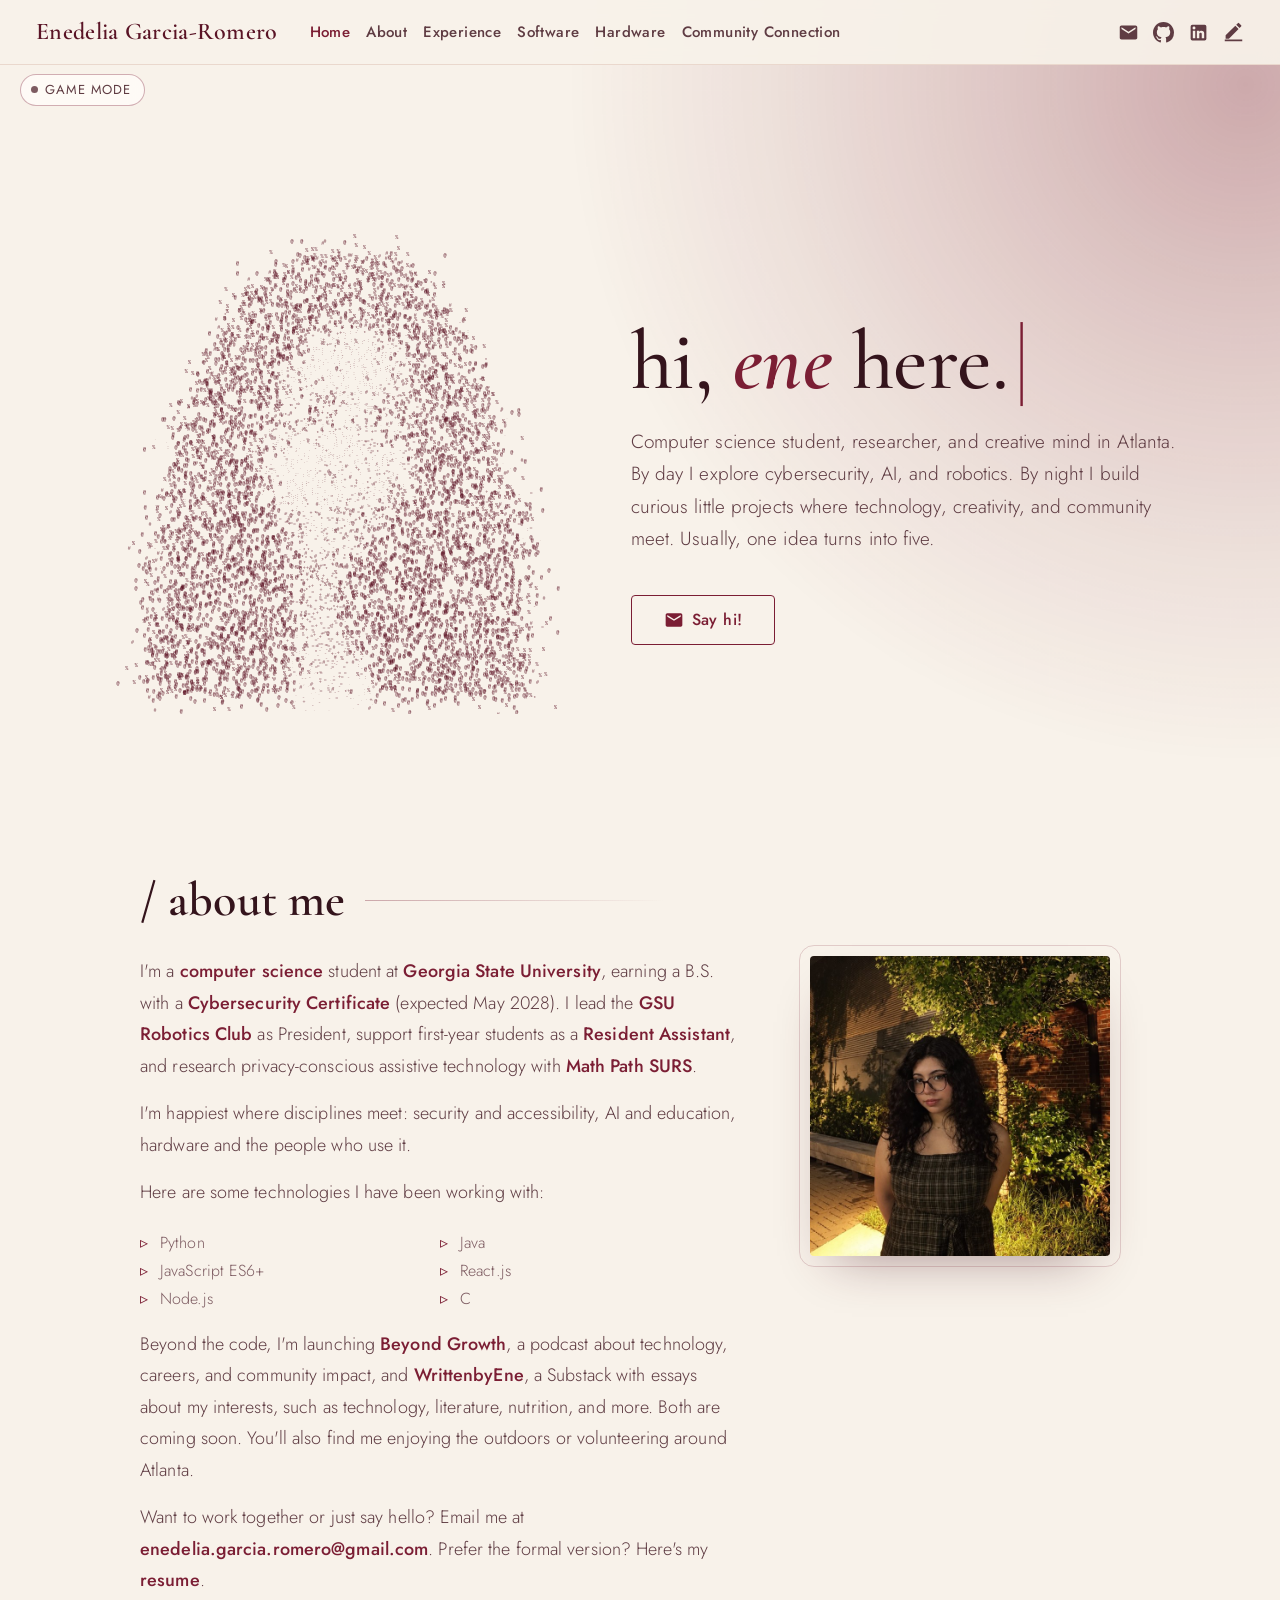
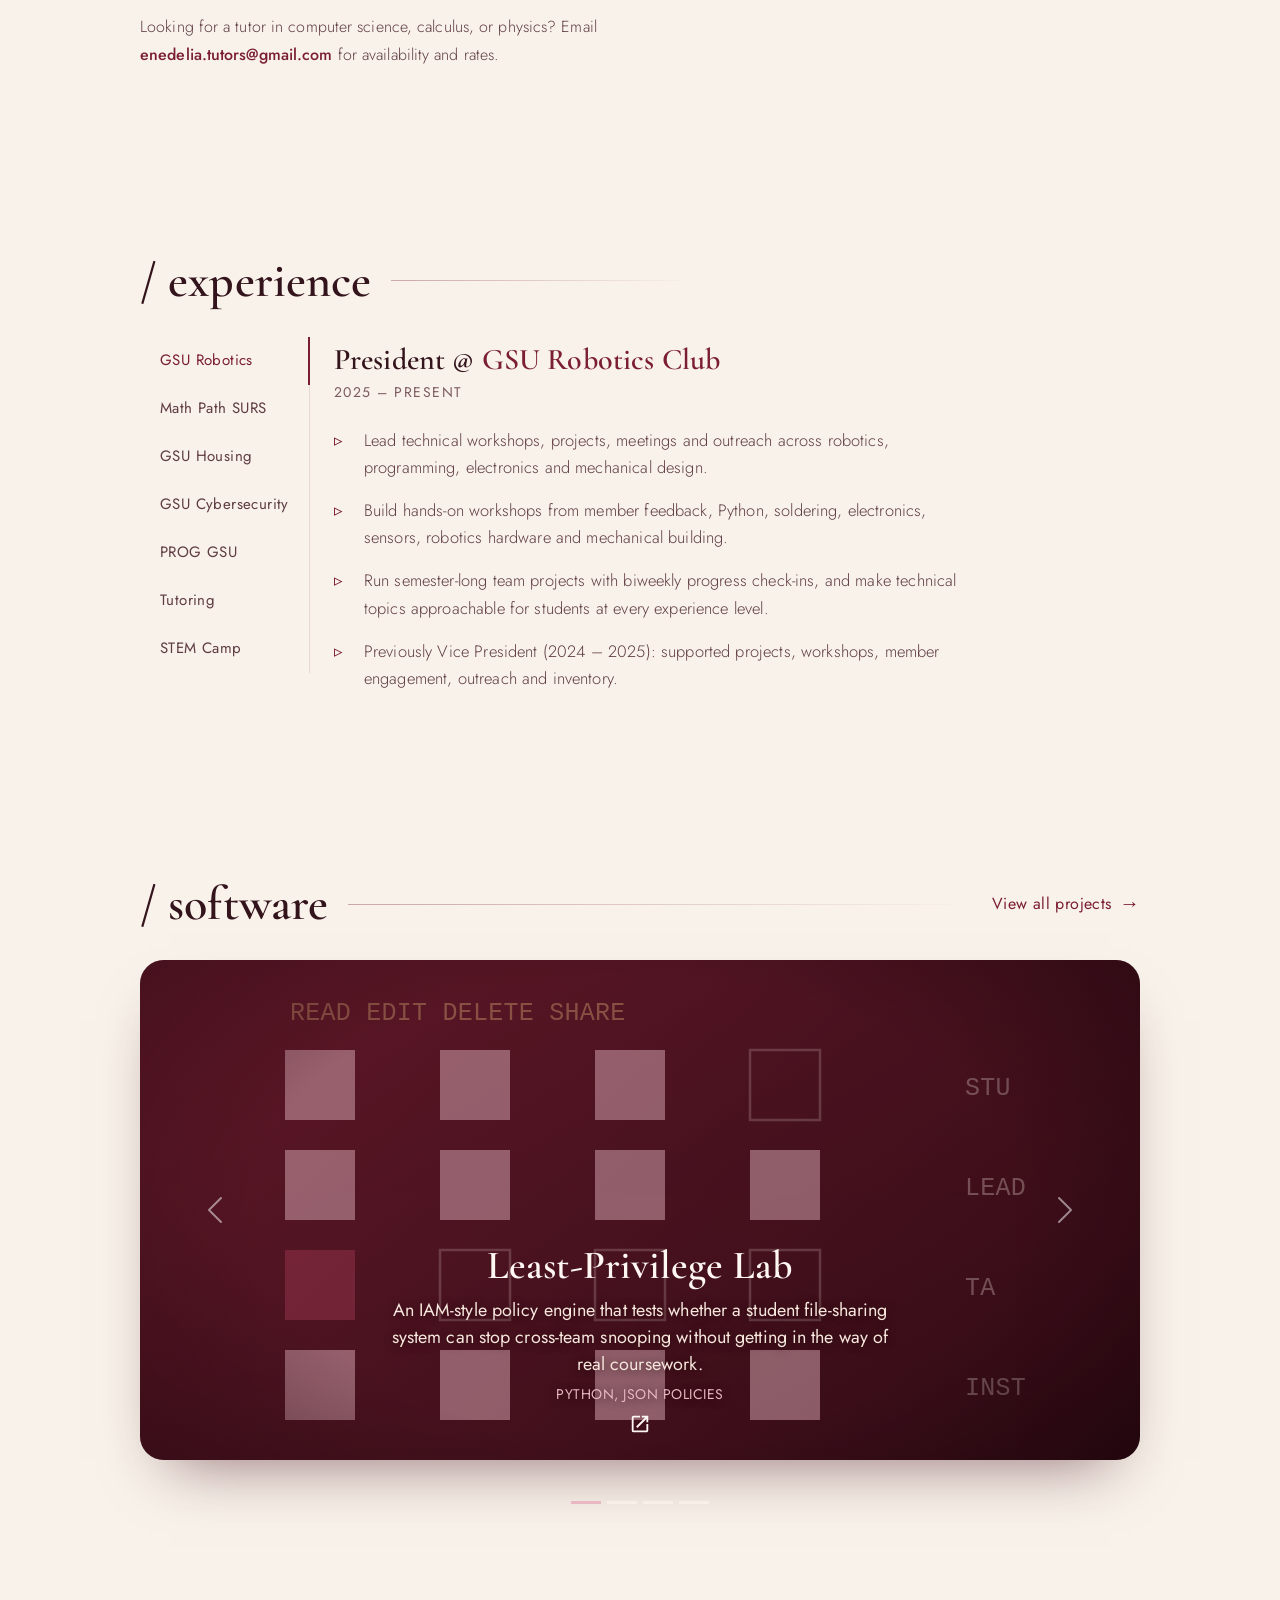
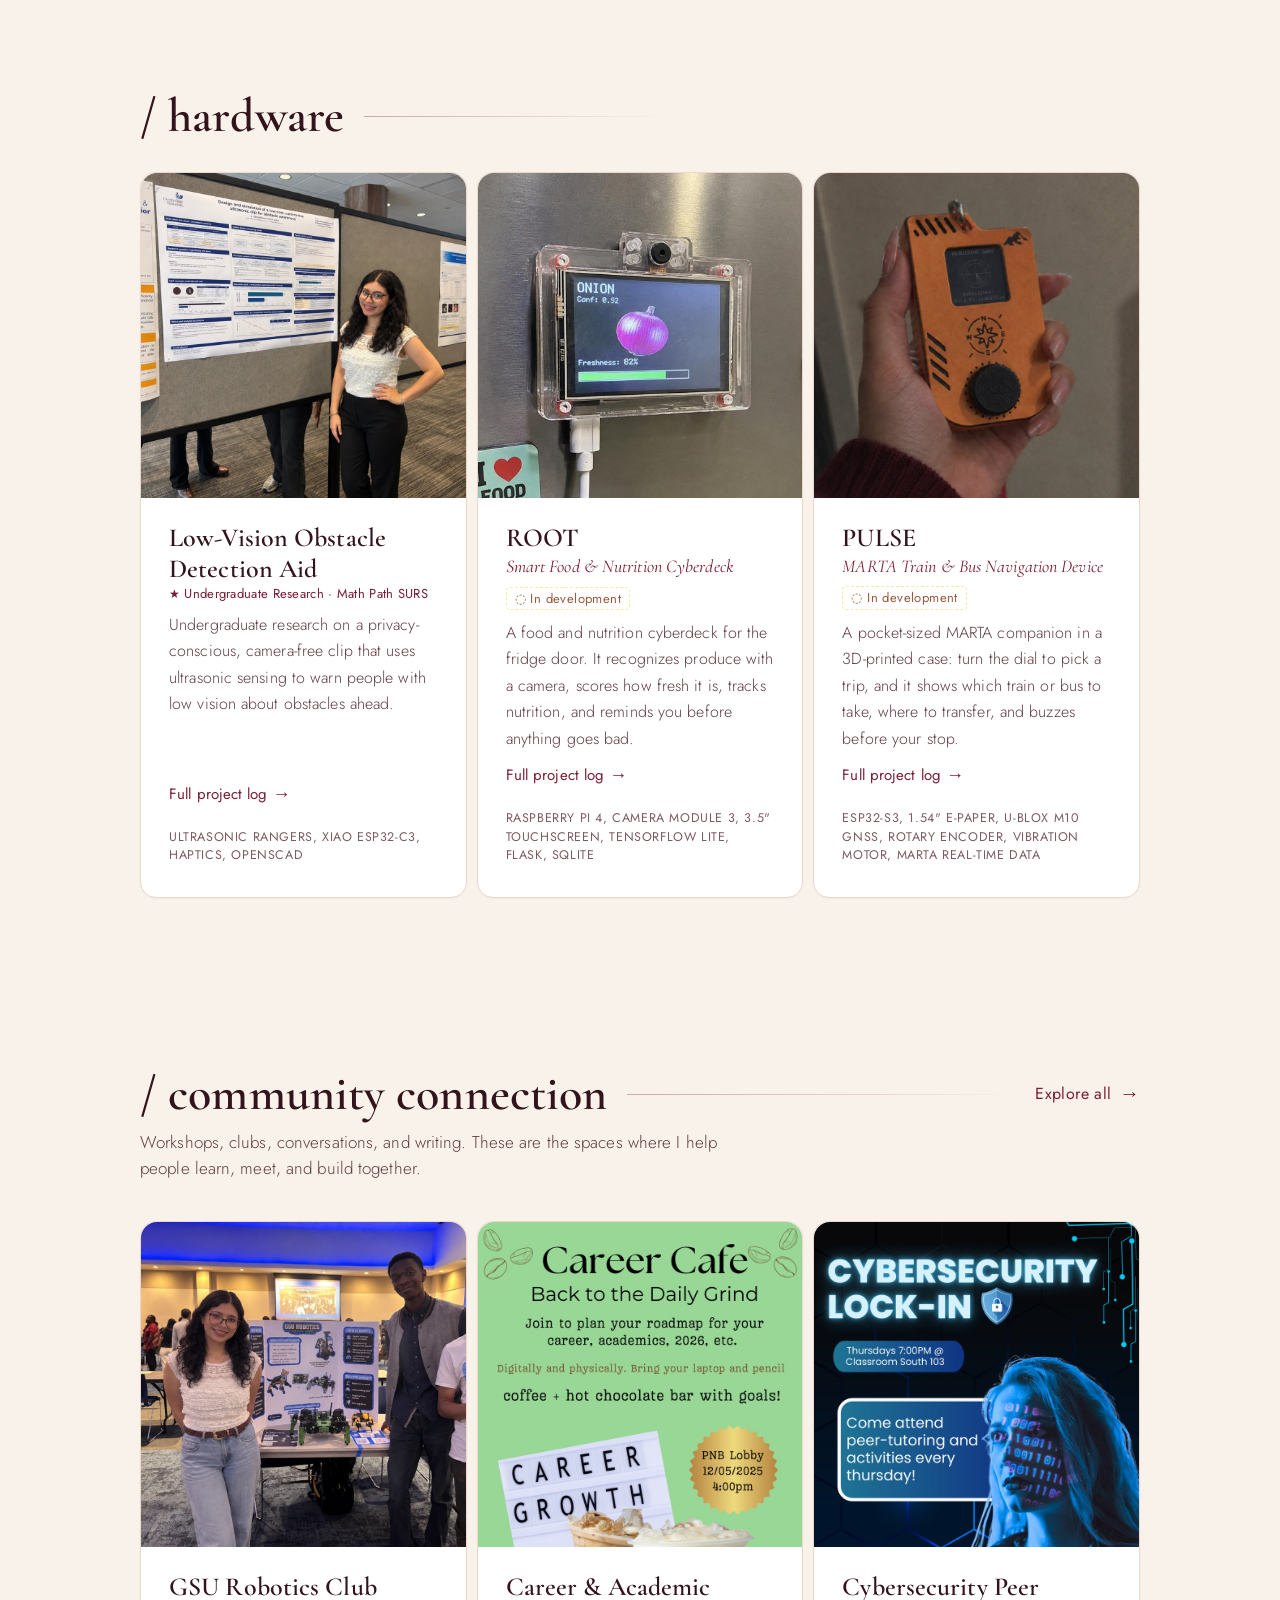
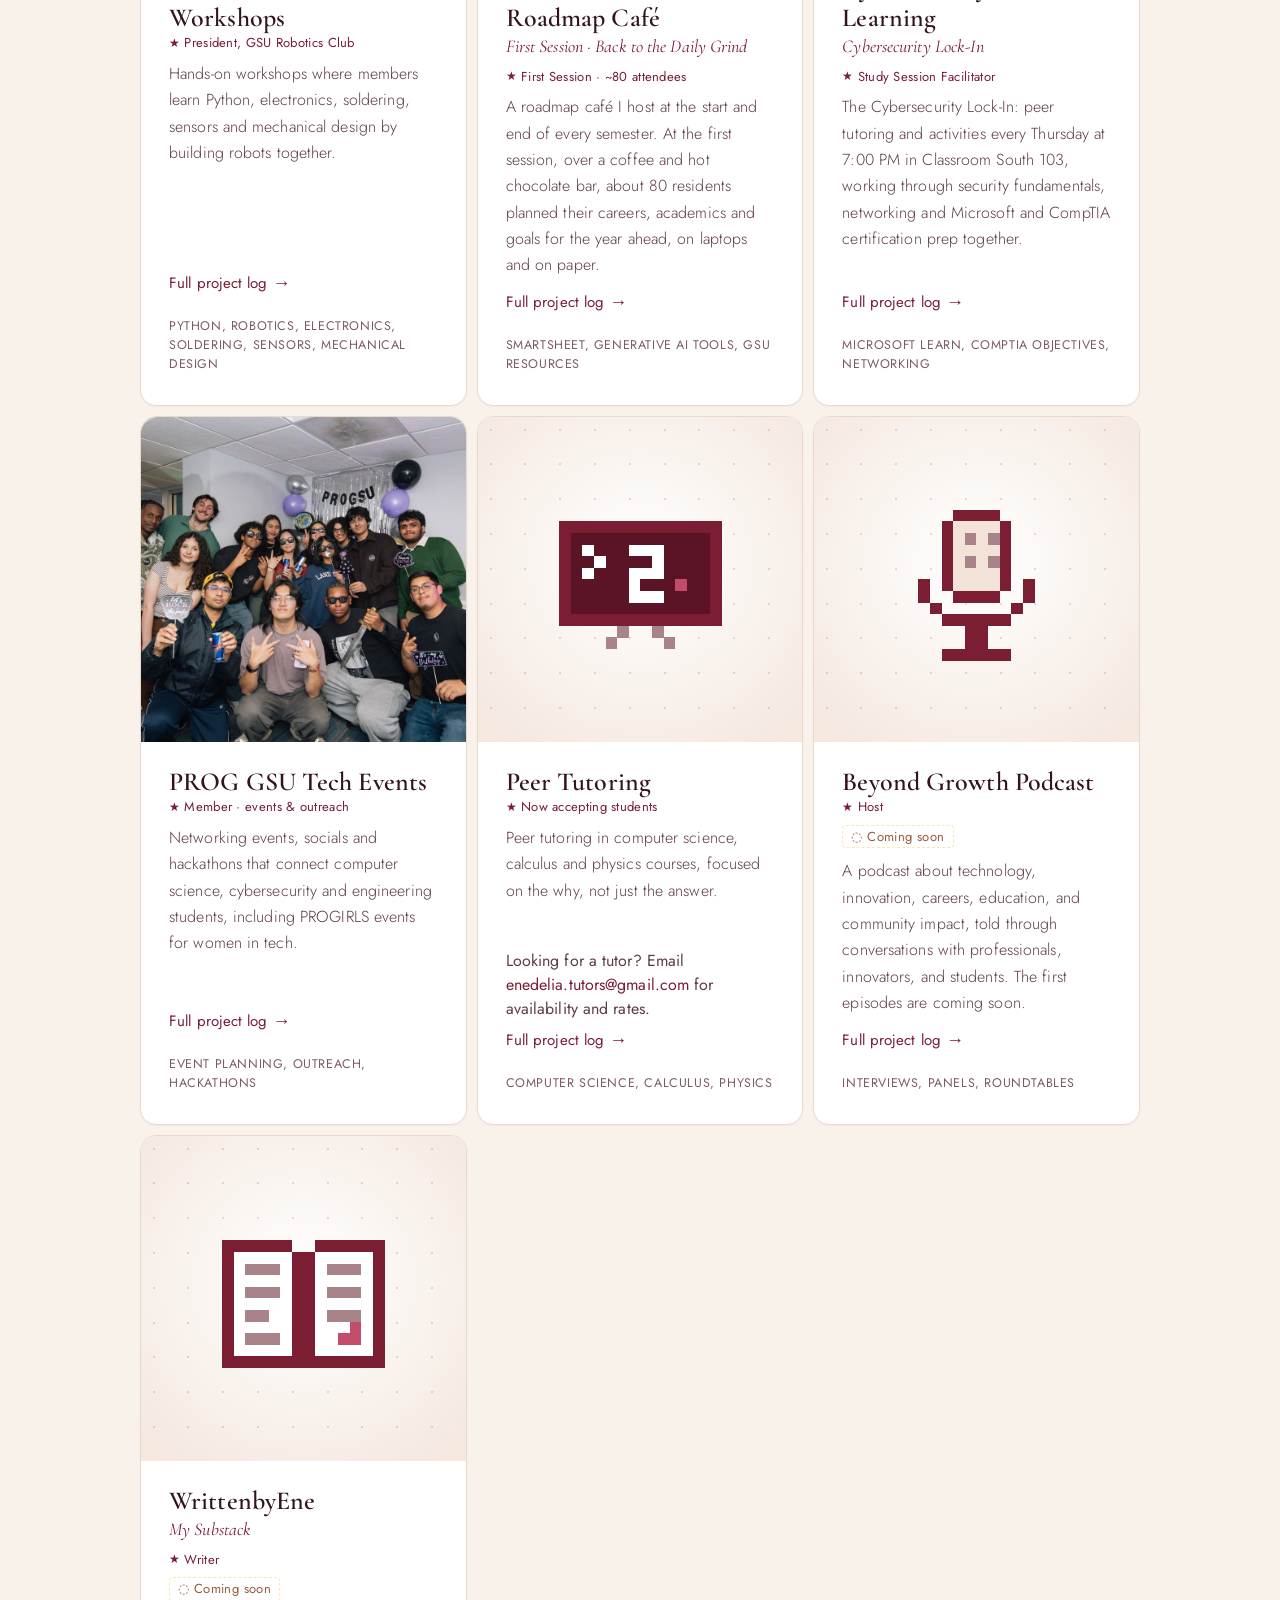
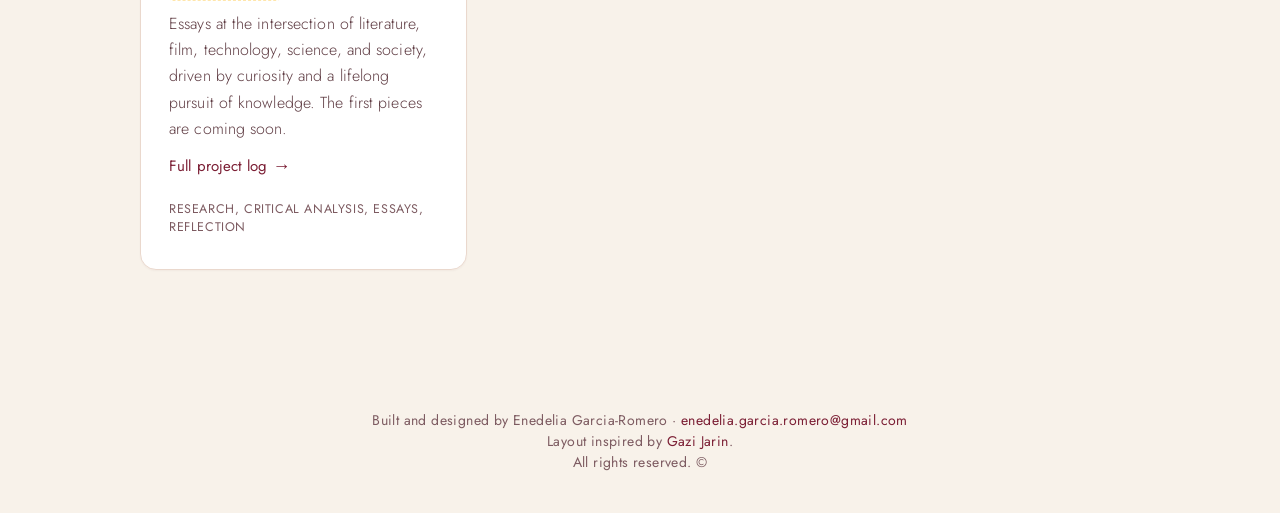
<file: index.html>
<!doctype html>
<html lang="en">
<head>
  <meta charset="utf-8">
  <meta name="viewport" content="width=device-width, initial-scale=1">
  <title>Enedelia Garcia-Romero</title>
  <meta name="description" content="Enedelia Garcia-Romero: computer science student, researcher and creative mind in Atlanta. Cybersecurity, AI, robotics and community.">
  <meta name="theme-color" content="#f8f2ea">
  <meta property="og:title" content="Enedelia Garcia-Romero">
  <meta property="og:description" content="Computer science student, researcher and creative mind in Atlanta.">
  <meta property="og:image" content="assets/img/headshot.jpg">
  <link rel="icon" href="data:image/svg+xml,%3Csvg xmlns='http://www.w3.org/2000/svg' viewBox='0 0 64 64'%3E%3Crect width='64' height='64' rx='14' fill='%237b1e34'/%3E%3Ctext x='32' y='45' font-family='Arial' font-weight='700' font-size='34' text-anchor='middle' fill='%23f8f2ea'%3Ee%3C/text%3E%3C/svg%3E">
  <link rel="preconnect" href="https://fonts.googleapis.com">
  <link rel="preconnect" href="https://fonts.gstatic.com" crossorigin>
  <link rel="stylesheet" href="https://fonts.googleapis.com/css2?family=Cormorant+Garamond:ital,wght@0,400;0,500;0,600;0,700;1,500;1,600&family=Jost:wght@300;400;500;600&display=swap">
  <link rel="stylesheet" href="assets/css/site.css?v=39">
</head>
<body data-page="home">
<div class="bg-glow" aria-hidden="true"><span class="glow"></span></div>
<a class="skip" href="#content">Skip to content</a>

<nav class="navbar" id="nav" aria-label="Main">
  <div class="navbar__inner">
    <a class="navbar__brand" href="#intro">Enedelia Garcia-Romero</a>
    <ul class="navbar__links">
      <li><a href="#intro">Home</a></li>
      <li><a href="#about">About</a></li>
      <li><a href="#experience">Experience</a></li>
      <li><a href="#projects">Software</a></li>
      <li><a href="#hardware-projects">Hardware</a></li>
      <li><a href="#community">Community Connection</a></li>
    </ul>
    <div class="navbar__icons" data-icons></div>
    <button class="navbar__toggle" aria-label="Menu" aria-expanded="false"><span></span><span></span><span></span></button>
  </div>
</nav>

<div class="game-toggle" id="game-toggle">
  <button class="game-btn" id="game-btn" type="button" aria-pressed="false"><span class="game-dot"></span>Game mode</button>
  <button class="game-info-btn" id="game-info-btn" type="button" aria-label="How to play" aria-expanded="false">i</button>
  <div class="game-info" id="game-info" hidden>
    <h4>How to play</h4>
    <p><span class="game-key">← →</span> move</p>
    <p><span class="game-key">space</span> jump, tap again in the air to float</p>
    <p><span class="game-key">↓</span> drop down</p>
    <p><span class="game-key">esc</span> exit</p>
    <span class="goal">Help the space hamster collect all 5 stars hidden down the page.</span>
  </div>
</div>
<div class="cell-counter" aria-live="polite"><i></i><span id="cell-count">0 / 5</span></div>
<canvas class="game-canvas" id="game-canvas" aria-hidden="true"></canvas>
<div class="game-status" id="game-status" hidden role="dialog" aria-label="Game finished">
  <h3>All stars collected!</h3>
  <p>The space hamster made it to the moon and back. Thanks for exploring.</p>
  <button type="button" id="game-again">Play again</button>
</div>

<div class="App">
<main id="content">

  <div id="intro">
    <div class="intro-simulation">
      <canvas class="simulation-container" id="portrait-canvas" role="img" aria-label="ASCII portrait of Enedelia Garcia-Romero. Move the cursor across it and the characters scatter."></canvas>
    </div>
    <div class="intro-block">
      <h1 class="intro-title" aria-label="hi, ene here."><span aria-hidden="true">hi, <span class="intro-name" id="intro-name">ene</span> here.<span class="intro-cursor">|</span></span></h1>
      <div class="fade-in-section">
        <div class="intro-desc">Computer science student, researcher, and creative mind in Atlanta. By day I explore cybersecurity, AI, and robotics. By night I build curious little projects where technology, creativity, and community meet. Usually, one idea turns into five.</div>
        <a class="intro-contact" data-email href="#"><svg viewBox="0 0 24 24" fill="currentColor" aria-hidden="true"><path d="M20 4H4c-1.1 0-2 .9-2 2v12c0 1.1.9 2 2 2h16c1.1 0 2-.9 2-2V6c0-1.1-.9-2-2-2zm0 4l-8 5-8-5V6l8 5 8-5v2z"/></svg>Say hi!</a>
      </div>
    </div>
  </div>

  <section class="section" id="about">
    <div class="section-header fade-in-section"><h2 class="section-title">/ about me</h2></div>
    <div class="about-content">
      <div class="about-description fade-in-section">
        <p>I'm a <b>computer science</b> student at <b>Georgia State University</b>, earning a B.S. with a <b>Cybersecurity Certificate</b> (<span data-grad>expected May 2028</span>). I lead the <b>GSU Robotics Club</b> as President, support first-year students as a <b>Resident Assistant</b>, and research privacy-conscious assistive technology with <b>Math Path SURS</b>.</p>
        <p>I'm happiest where disciplines meet: security and accessibility, AI and education, hardware and the people who use it.</p>
        <p>Here are some technologies I have been working with:</p>
        <ul><li>Python</li><li>Java</li><li>JavaScript ES6+</li><li>React.js</li><li>Node.js</li><li>C</li></ul>
        <p>Beyond the code, I'm launching <a data-link="podcast" href="#" target="_blank" rel="noopener">Beyond Growth</a>, a podcast about technology, careers, and community impact, and <a data-link="blog" href="#" target="_blank" rel="noopener">WrittenbyEne</a>, a Substack with essays about my interests, such as technology, literature, nutrition, and more. Both are coming soon. You'll also find me enjoying the outdoors or volunteering around Atlanta.</p>
        <p>Want to work together or just say hello? Email me at <a data-email data-email-text href="#">enedelia.garcia.romero@gmail.com</a>. Prefer the formal version? Here's my <a href="resume.html">resume</a>.</p>
        <p class="about-tutor">Looking for a tutor in computer science, calculus, or physics? Email <a data-tutor-email href="#">enedelia.tutors@gmail.com</a> for availability and rates.</p>
      </div>
      <div class="about-image fade-in-section"><img src="assets/img/about.jpg" alt="Enedelia Garcia-Romero outside at night under a tree"></div>
    </div>
  </section>

  <section class="section" id="experience">
    <div class="section-header fade-in-section"><h2 class="section-title">/ experience</h2></div>
    <div class="tabs fade-in-section">
      <div class="tabs__list" id="tabs-list" role="tablist" aria-label="Experience" aria-orientation="vertical"><span class="tabs__indicator" id="tabs-indicator"></span></div>
      <div class="tabs__panels" id="tabs-panels"></div>
    </div>
  </section>

  <section class="section" id="projects">
    <div class="section-header has-link fade-in-section"><h2 class="section-title">/ software</h2><a class="explore-link" href="projects.html">View all projects</a></div>
    <div class="carousel fade-in-section" id="carousel" aria-roledescription="carousel" aria-label="Spotlight projects">
      <div class="carousel-inner" id="carousel-inner"></div>
      <button class="carousel-control carousel-control--prev" type="button" aria-label="Previous"><svg viewBox="0 0 16 16" fill="currentColor" aria-hidden="true"><path d="M11.354 1.646a.5.5 0 0 1 0 .708L5.707 8l5.647 5.646a.5.5 0 0 1-.708.708l-6-6a.5.5 0 0 1 0-.708l6-6a.5.5 0 0 1 .708 0"/></svg></button>
      <button class="carousel-control carousel-control--next" type="button" aria-label="Next"><svg viewBox="0 0 16 16" fill="currentColor" aria-hidden="true"><path d="M4.646 1.646a.5.5 0 0 1 .708 0l6 6a.5.5 0 0 1 0 .708l-6 6a.5.5 0 0 1-.708-.708L10.293 8 4.646 2.354a.5.5 0 0 1 0-.708"/></svg></button>
      <div class="carousel-indicators" id="carousel-indicators"></div>
    </div>
    <div class="projects-grid" id="project-grid"></div>
  </section>

  <section class="section" id="hardware-projects">
    <div class="section-header fade-in-section"><h2 class="section-title">/ hardware</h2></div>
    <div class="projects-grid" id="hardware-grid"></div>
  </section>

  <section class="section" id="community">
    <div class="section-header has-link fade-in-section"><h2 class="section-title">/ community connection</h2><a class="explore-link" href="projects.html#community">Explore all</a></div>
    <p class="art-description fade-in-section">Workshops, clubs, conversations, and writing. These are the spaces where I help people learn, meet, and build together.</p>
    <div class="projects-grid" id="community-grid"></div>
  </section>

  <div id="credits">
    <div class="ending-credits fade-in-section">
      <div>Built and designed by Enedelia Garcia-Romero · <a data-email data-email-text href="#">enedelia.garcia.romero@gmail.com</a></div>
      <div>Layout inspired by <a href="https://www.gazijarin.com/" target="_blank" rel="noopener">Gazi Jarin</a>.</div>
      <div>All rights reserved. ©</div>
    </div>
  </div>
</main>
</div>

<div class="lightbox" id="lightbox" hidden role="dialog" aria-modal="true" aria-label="Image viewer">
  <button class="lightbox__close" type="button">Close ✕</button>
  <div><img alt=""><p></p></div>
</div>

<script src="assets/js/content.js?v=39"></script>
<script src="assets/js/portrait-data.js?v=39"></script>
<script src="assets/js/portrait.js?v=39"></script>
<script src="assets/js/site.js?v=39"></script>
<script src="assets/js/game.js?v=39"></script>
</body>
</html>
</file>
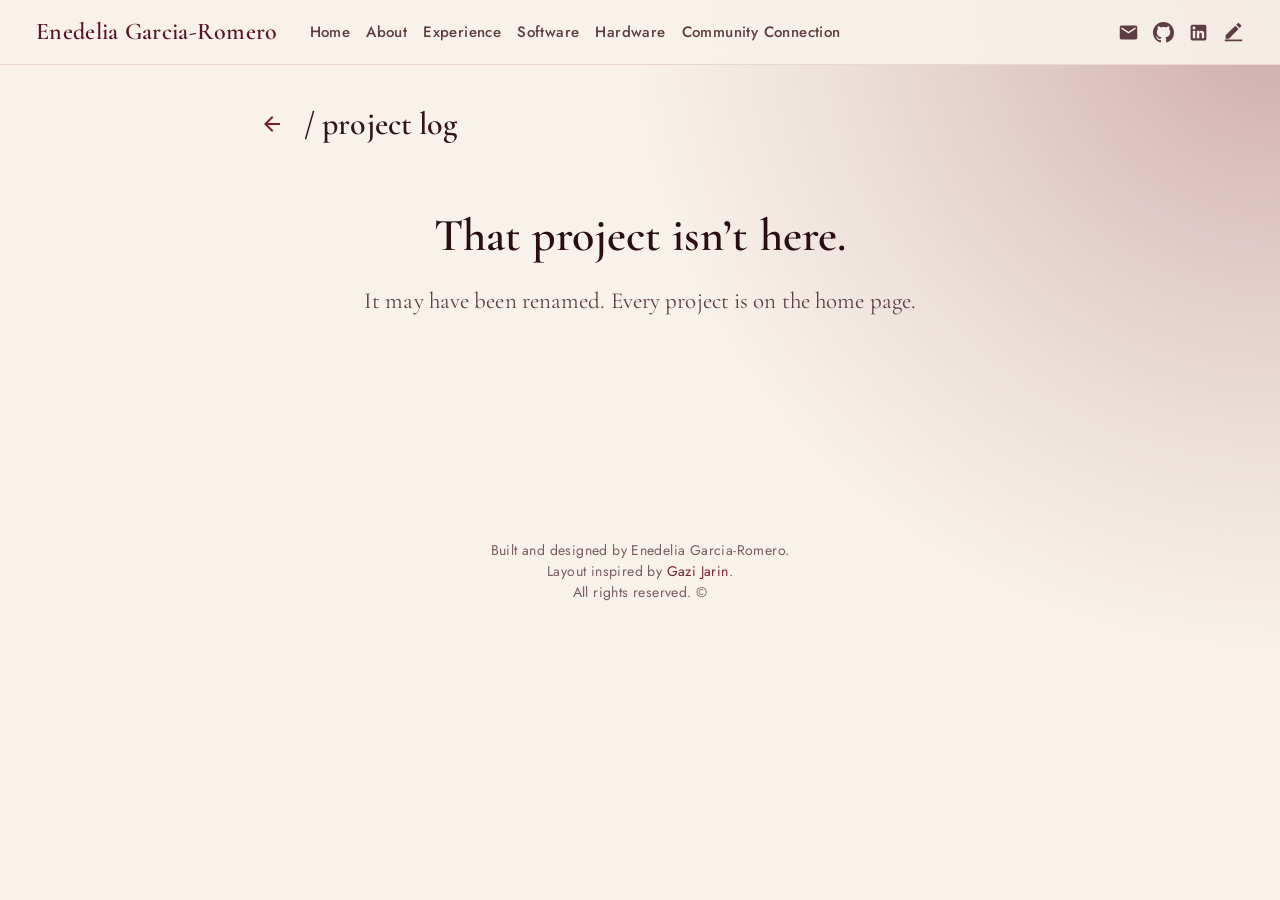
<file: project.html>
<!doctype html>
<html lang="en">
<head>
  <meta charset="utf-8">
  <meta name="viewport" content="width=device-width, initial-scale=1">
  <title>Project log · Enedelia Garcia-Romero</title>
  <meta name="description" content="Project log by Enedelia Garcia-Romero.">
  <meta name="theme-color" content="#f8f2ea">
  <link rel="icon" href="data:image/svg+xml,%3Csvg xmlns='http://www.w3.org/2000/svg' viewBox='0 0 64 64'%3E%3Crect width='64' height='64' rx='14' fill='%237b1e34'/%3E%3Ctext x='32' y='45' font-family='Arial' font-weight='700' font-size='34' text-anchor='middle' fill='%23f8f2ea'%3Ee%3C/text%3E%3C/svg%3E">
  <link rel="preconnect" href="https://fonts.googleapis.com">
  <link rel="preconnect" href="https://fonts.gstatic.com" crossorigin>
  <link rel="stylesheet" href="https://fonts.googleapis.com/css2?family=Cormorant+Garamond:ital,wght@0,400;0,500;0,600;0,700;1,500;1,600&family=Jost:wght@300;400;500;600&display=swap">
  <link rel="stylesheet" href="assets/css/site.css?v=39">
</head>
<body data-page="project">
<div class="bg-glow" aria-hidden="true"><span class="glow"></span></div>
<a class="skip" href="#content">Skip to content</a>
<nav class="navbar" id="nav" aria-label="Main">
  <div class="navbar__inner">
    <a class="navbar__brand" href="index.html">Enedelia Garcia-Romero</a>
    <ul class="navbar__links">
      <li><a href="index.html#intro">Home</a></li>
      <li><a href="index.html#about">About</a></li>
      <li><a href="index.html#experience">Experience</a></li>
      <li><a href="index.html#projects">Software</a></li>
      <li><a href="index.html#hardware-projects">Hardware</a></li>
      <li><a href="index.html#community">Community Connection</a></li>
    </ul>
    <div class="navbar__icons" data-icons></div>
    <button class="navbar__toggle" aria-label="Menu" aria-expanded="false"><span></span><span></span><span></span></button>
  </div>
</nav>
<main id="content" class="project-log-page"></main>
<div id="credits"><div class="ending-credits"><div>Built and designed by Enedelia Garcia-Romero.</div><div>Layout inspired by <a href="https://www.gazijarin.com/" target="_blank" rel="noopener">Gazi Jarin</a>.</div><div>All rights reserved. ©</div></div></div>
<div class="lightbox" id="lightbox" hidden role="dialog" aria-modal="true" aria-label="Image viewer">
  <button class="lightbox__close" type="button">Close ✕</button>
  <div><img alt=""><p></p></div>
</div>
<script src="assets/js/content.js?v=39"></script>
<script src="assets/js/site.js?v=39"></script>
<script src="assets/js/project.js?v=39"></script>
</body>
</html>
</file>
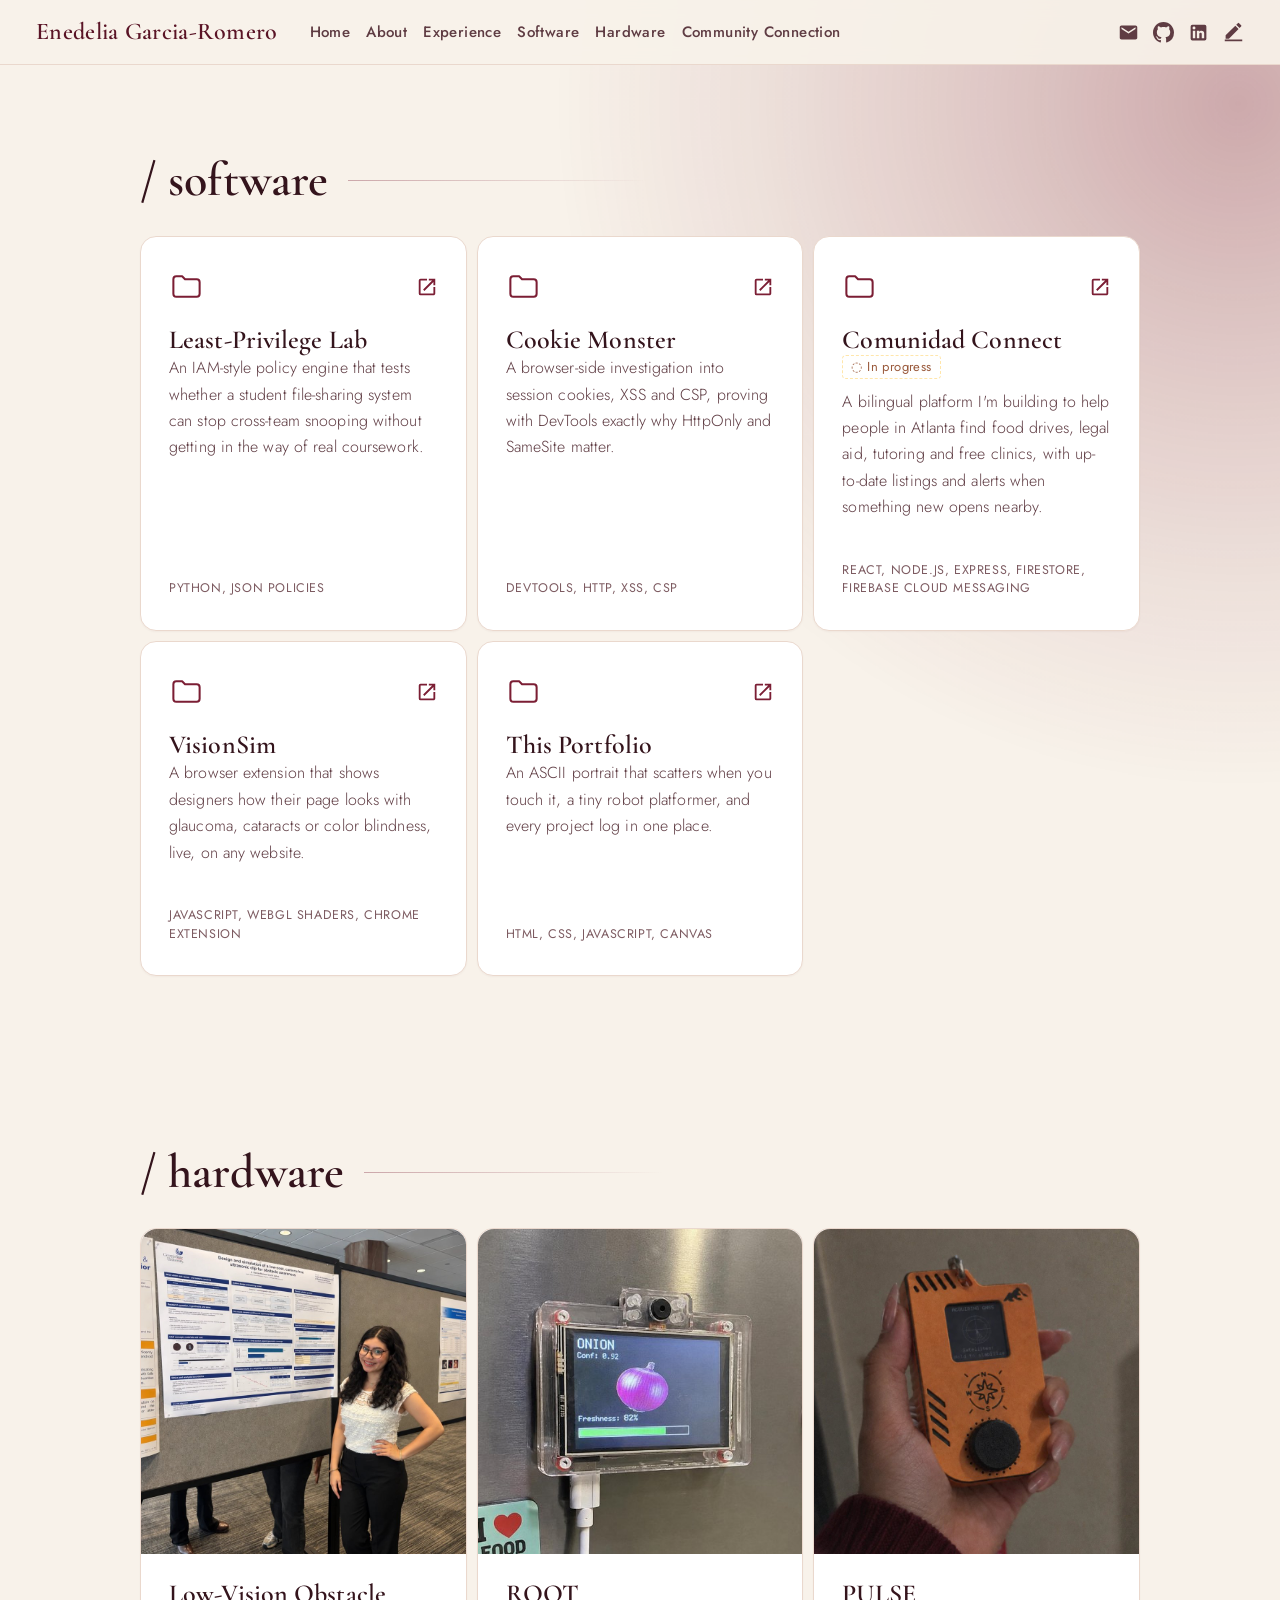
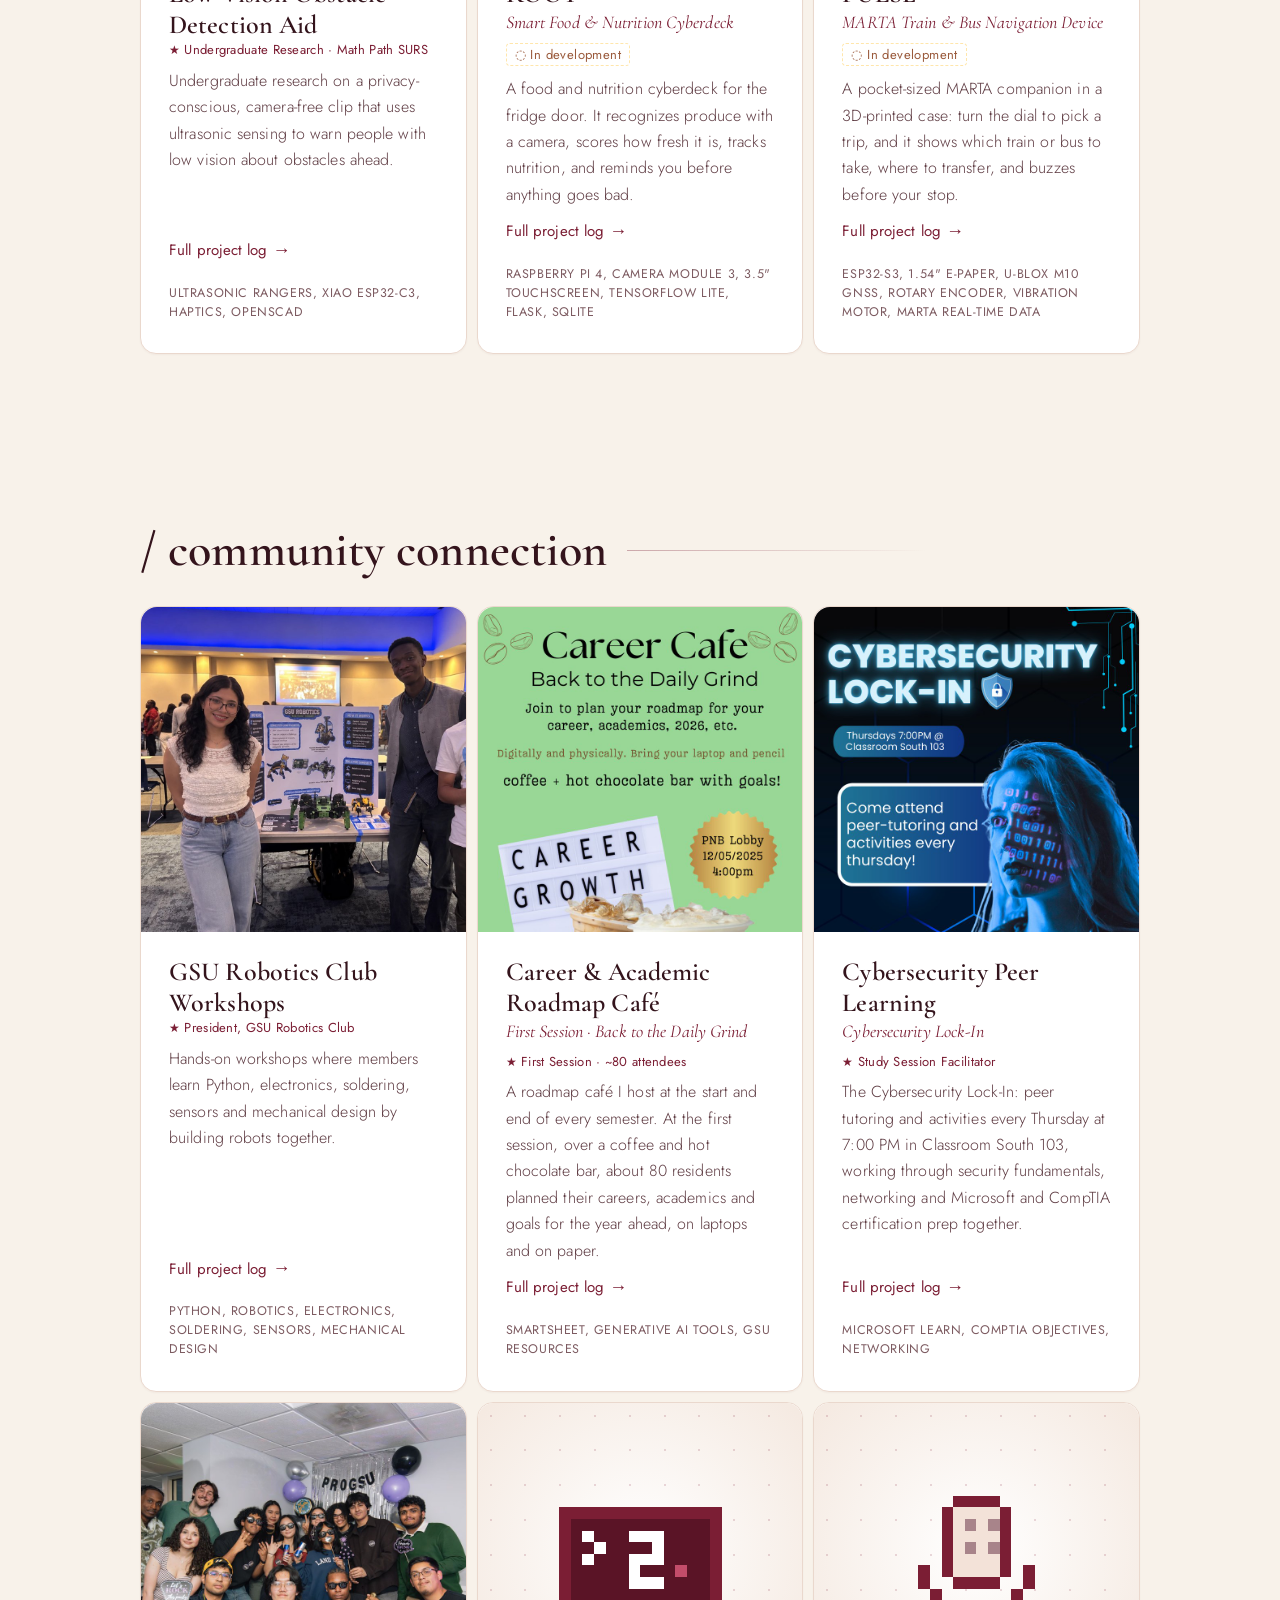
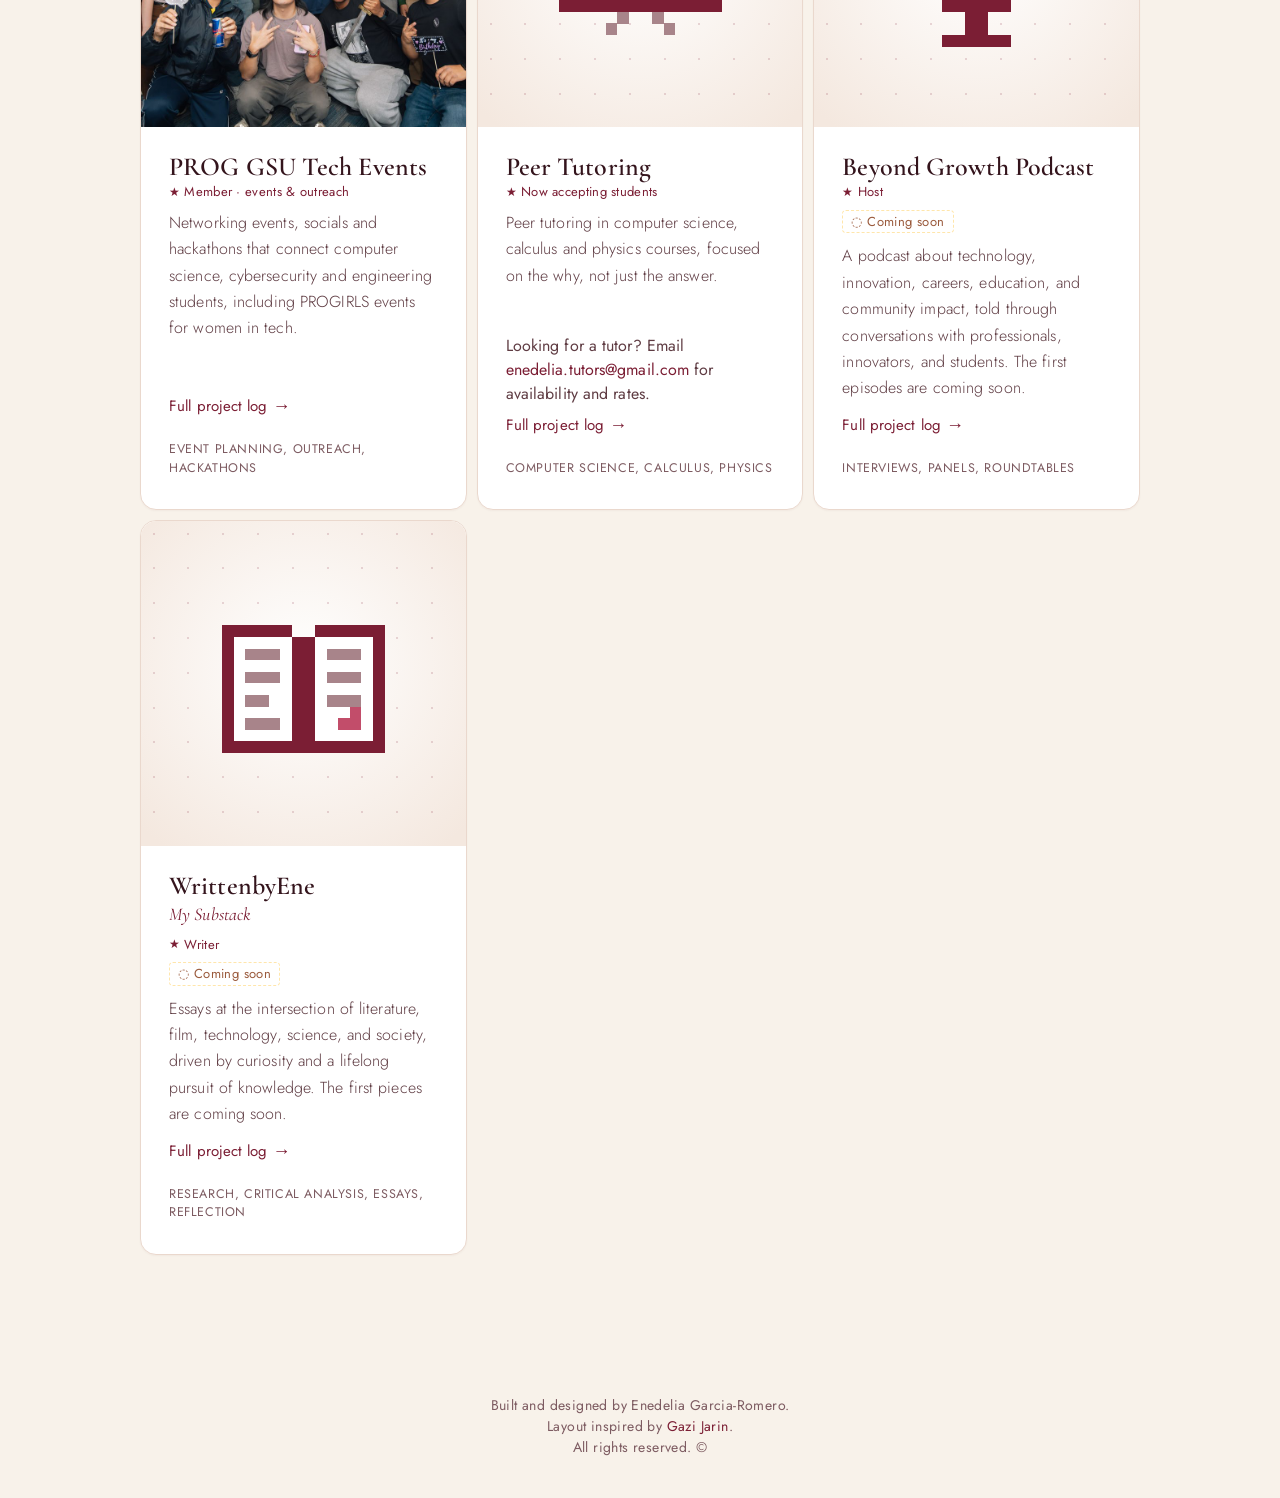
<file: projects.html>
<!doctype html>
<html lang="en">
<head>
  <meta charset="utf-8">
  <meta name="viewport" content="width=device-width, initial-scale=1">
  <title>All projects · Enedelia Garcia-Romero</title>
  <meta name="description" content="Every software, hardware and community project by Enedelia Garcia-Romero.">
  <meta name="theme-color" content="#f8f2ea">
  <link rel="icon" href="data:image/svg+xml,%3Csvg xmlns='http://www.w3.org/2000/svg' viewBox='0 0 64 64'%3E%3Crect width='64' height='64' rx='14' fill='%237b1e34'/%3E%3Ctext x='32' y='45' font-family='Arial' font-weight='700' font-size='34' text-anchor='middle' fill='%23f8f2ea'%3Ee%3C/text%3E%3C/svg%3E">
  <link rel="preconnect" href="https://fonts.googleapis.com">
  <link rel="preconnect" href="https://fonts.gstatic.com" crossorigin>
  <link rel="stylesheet" href="https://fonts.googleapis.com/css2?family=Cormorant+Garamond:ital,wght@0,400;0,500;0,600;0,700;1,500;1,600&family=Jost:wght@300;400;500;600&display=swap">
  <link rel="stylesheet" href="assets/css/site.css?v=39">
</head>
<body data-page="projects">
<div class="bg-glow" aria-hidden="true"><span class="glow"></span></div>
<a class="skip" href="#content">Skip to content</a>
<nav class="navbar" id="nav" aria-label="Main">
  <div class="navbar__inner">
    <a class="navbar__brand" href="index.html">Enedelia Garcia-Romero</a>
    <ul class="navbar__links">
      <li><a href="index.html#intro">Home</a></li>
      <li><a href="index.html#about">About</a></li>
      <li><a href="index.html#experience">Experience</a></li>
      <li><a href="index.html#projects">Software</a></li>
      <li><a href="index.html#hardware-projects">Hardware</a></li>
      <li><a href="index.html#community">Community Connection</a></li>
    </ul>
    <div class="navbar__icons" data-icons></div>
    <button class="navbar__toggle" aria-label="Menu" aria-expanded="false"><span></span><span></span><span></span></button>
  </div>
</nav>
<div class="App"><main id="content">
  <section class="section">
    <div class="section-header fade-in-section"><h1 class="section-title">/ software</h1></div>
    <div class="projects-grid" id="all-software"></div>
  </section>
  <section class="section" id="hardware-projects">
    <div class="section-header fade-in-section"><h2 class="section-title">/ hardware</h2></div>
    <div class="projects-grid" id="all-hardware"></div>
  </section>
  <section class="section" id="community">
    <div class="section-header fade-in-section"><h2 class="section-title">/ community connection</h2></div>
    <div class="projects-grid" id="all-community"></div>
  </section>
</main></div>
<div id="credits"><div class="ending-credits"><div>Built and designed by Enedelia Garcia-Romero.</div><div>Layout inspired by <a href="https://www.gazijarin.com/" target="_blank" rel="noopener">Gazi Jarin</a>.</div><div>All rights reserved. ©</div></div></div>
<div class="lightbox" id="lightbox" hidden role="dialog" aria-modal="true" aria-label="Image viewer">
  <button class="lightbox__close" type="button">Close ✕</button>
  <div><img alt=""><p></p></div>
</div>
<script src="assets/js/content.js?v=39"></script>
<script src="assets/js/site.js?v=39"></script>
</body>
</html>
</file>
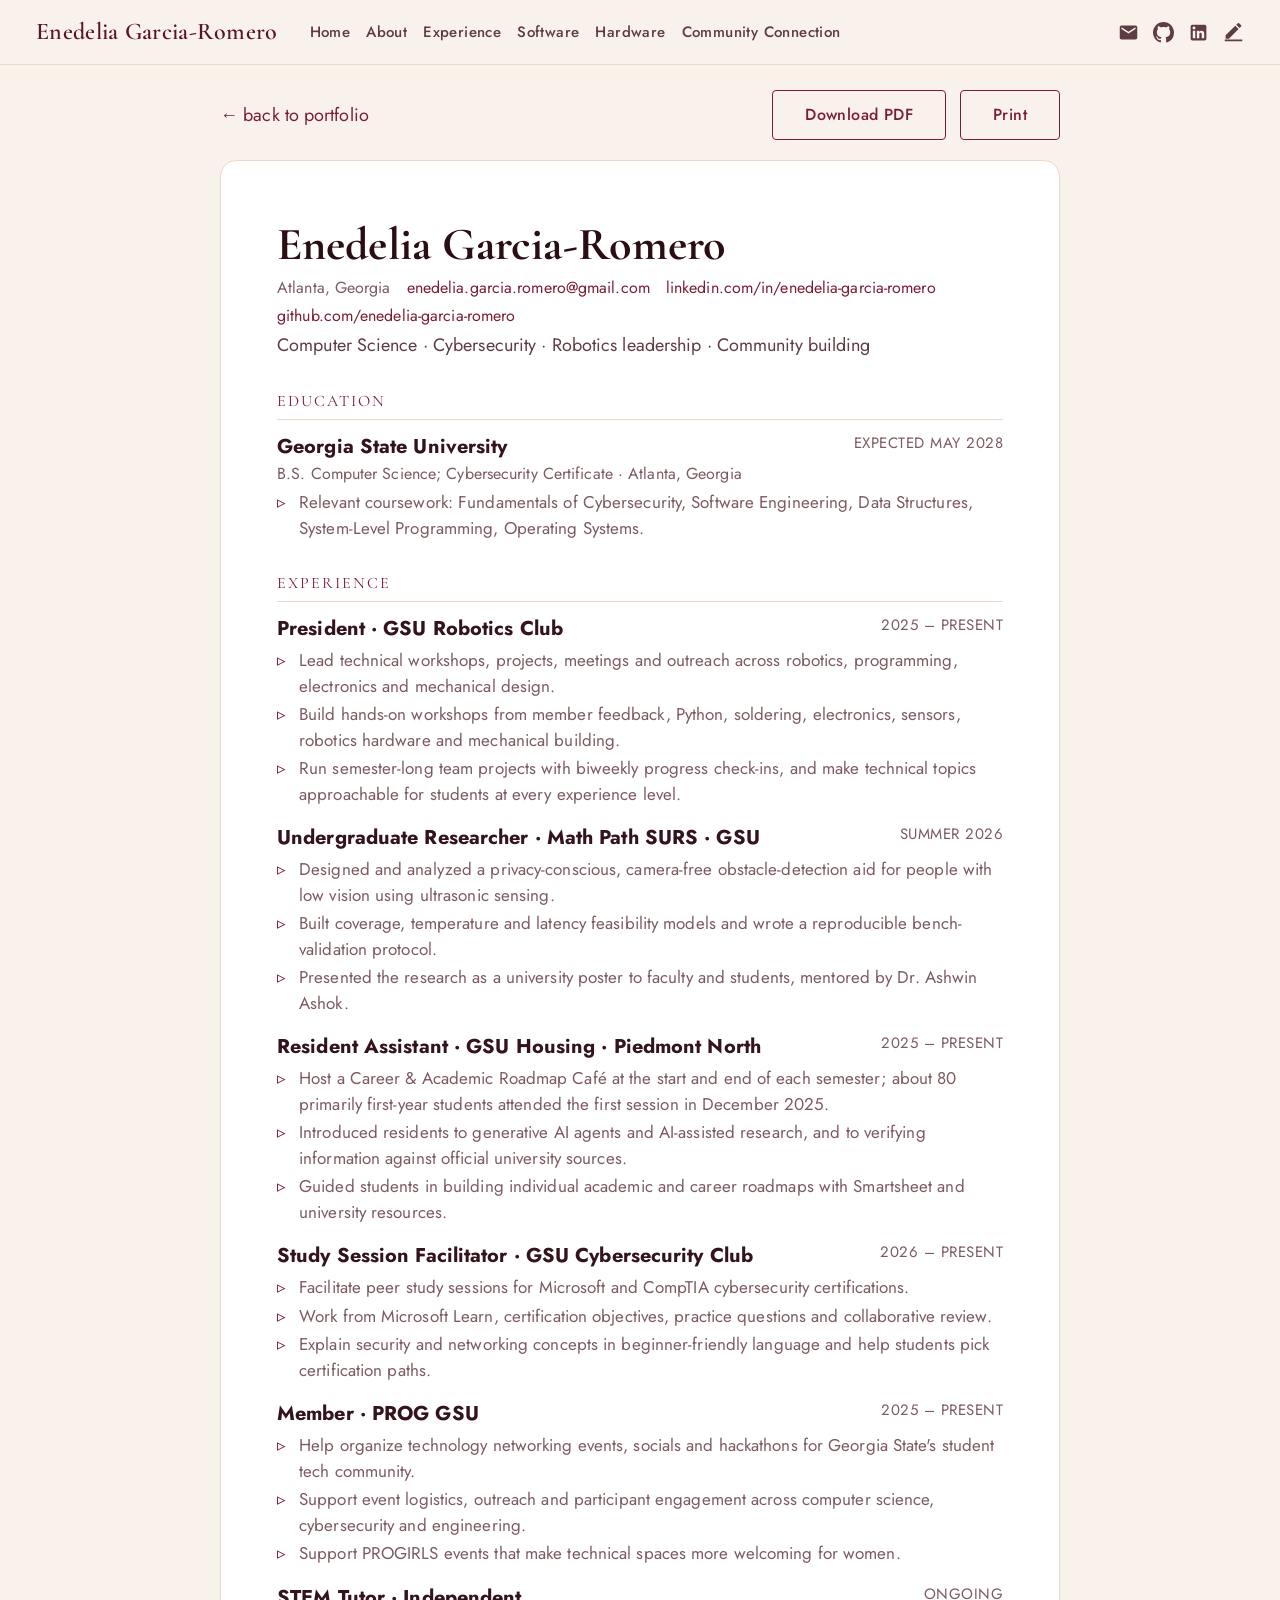
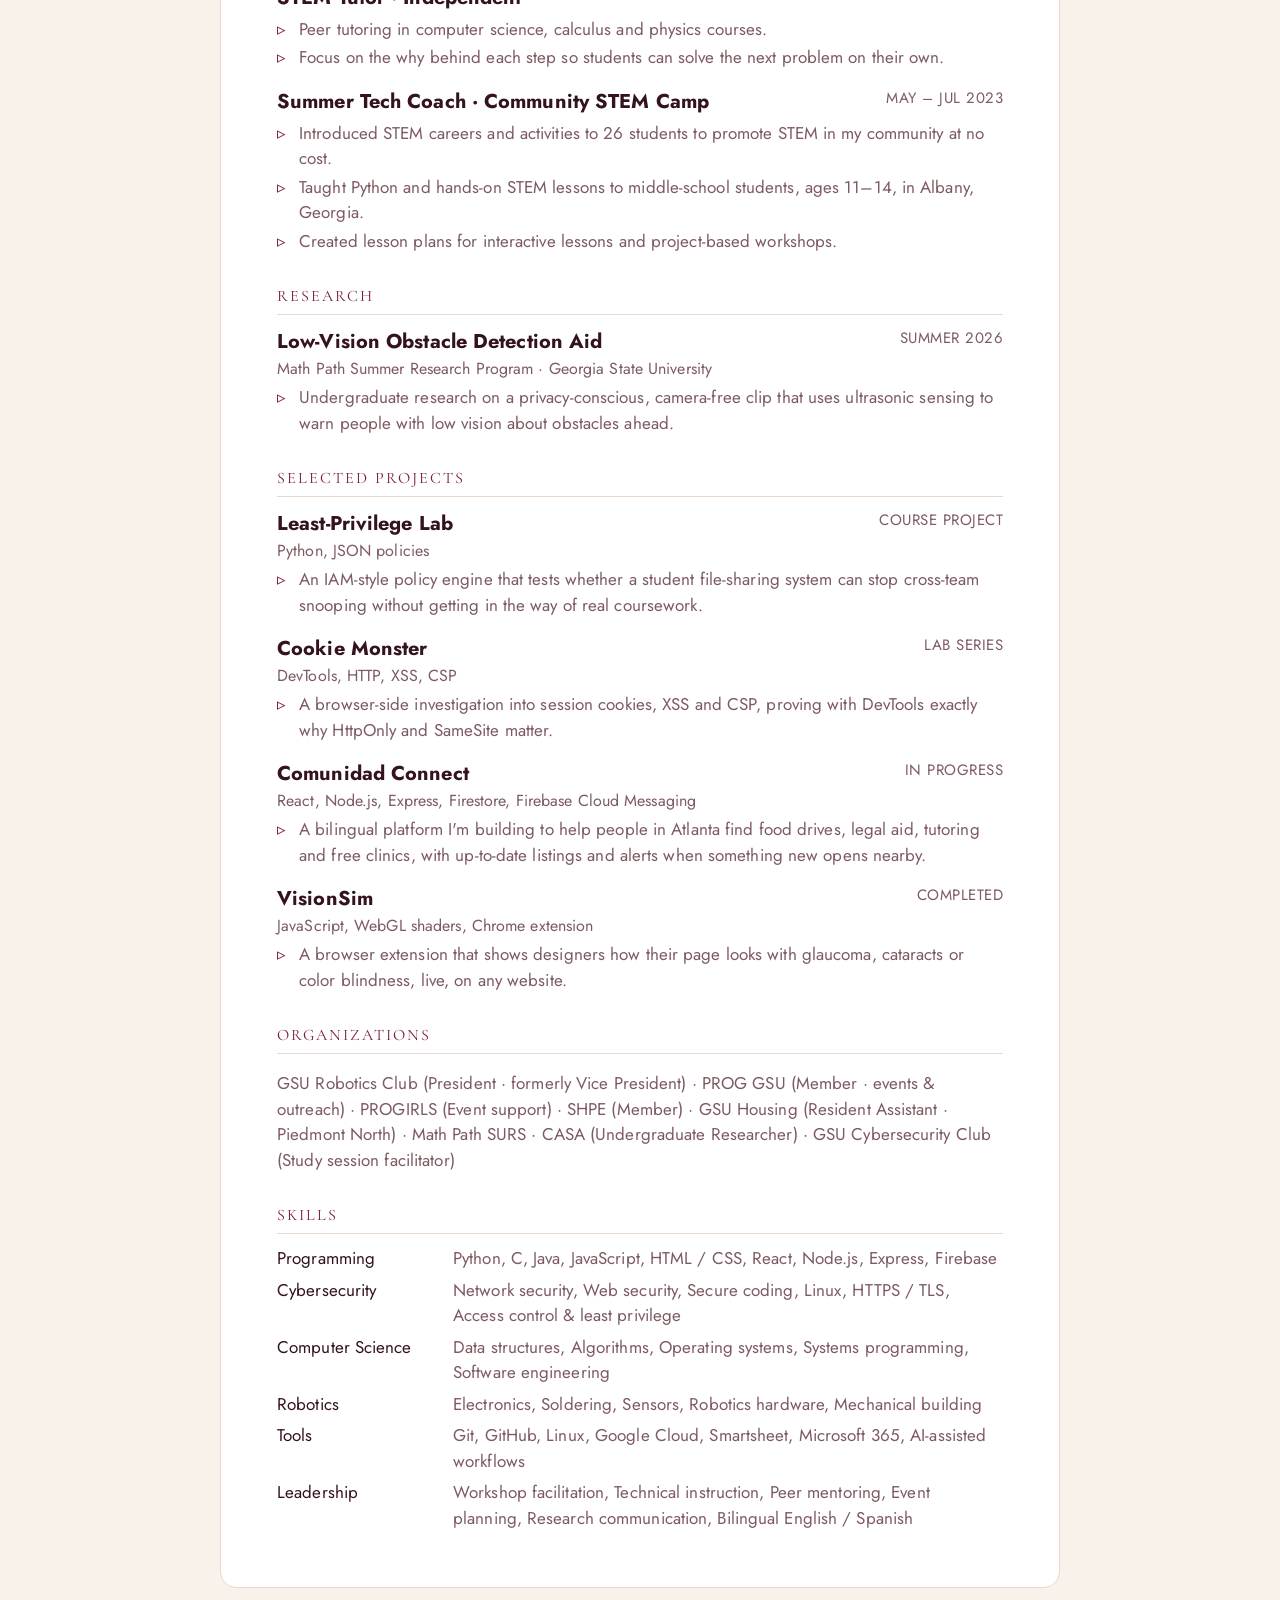
<file: resume.html>
<!doctype html>
<html lang="en">
<head>
  <meta charset="utf-8">
  <meta name="viewport" content="width=device-width, initial-scale=1">
  <title>Resume · Enedelia Garcia-Romero</title>
  <meta name="description" content="Resume of Enedelia Garcia-Romero, Computer Science student at Georgia State University.">
  <meta name="theme-color" content="#f8f2ea">
  <link rel="icon" href="data:image/svg+xml,%3Csvg xmlns='http://www.w3.org/2000/svg' viewBox='0 0 64 64'%3E%3Crect width='64' height='64' rx='14' fill='%237b1e34'/%3E%3Ctext x='32' y='45' font-family='Arial' font-weight='700' font-size='34' text-anchor='middle' fill='%23f8f2ea'%3Ee%3C/text%3E%3C/svg%3E">
  <link rel="preconnect" href="https://fonts.googleapis.com">
  <link rel="preconnect" href="https://fonts.gstatic.com" crossorigin>
  <link rel="stylesheet" href="https://fonts.googleapis.com/css2?family=Cormorant+Garamond:ital,wght@0,400;0,500;0,600;0,700;1,500;1,600&family=Jost:wght@300;400;500;600&display=swap">
  <link rel="stylesheet" href="assets/css/site.css?v=39">
</head>
<body data-page="resume">
<a class="skip" href="#content">Skip to content</a>
<nav class="navbar" id="nav" aria-label="Main">
  <div class="navbar__inner">
    <a class="navbar__brand" href="index.html">Enedelia Garcia-Romero</a>
    <ul class="navbar__links">
      <li><a href="index.html#intro">Home</a></li>
      <li><a href="index.html#about">About</a></li>
      <li><a href="index.html#experience">Experience</a></li>
      <li><a href="index.html#projects">Software</a></li>
      <li><a href="index.html#hardware-projects">Hardware</a></li>
      <li><a href="index.html#community">Community Connection</a></li>
    </ul>
    <div class="navbar__icons" data-icons></div>
    <button class="navbar__toggle" aria-label="Menu" aria-expanded="false"><span></span><span></span><span></span></button>
  </div>
</nav>
<main id="content" class="resume-wrap">
  <div class="resume-bar">
    <a class="back-link" href="index.html" style="margin:0">← back to portfolio</a>
    <div class="intro-actions">
      <a class="btn" data-resume-pdf href="#" download>Download PDF</a>
      <button class="btn btn--ghost" type="button" onclick="window.print()">Print</button>
    </div>
  </div>
  <article class="resume" id="resume"></article>
</main>
<script src="assets/js/content.js?v=39"></script>
<script src="assets/js/site.js?v=39"></script>
<script>
(function () {
  var S = window.SITE, esc = window.UI.esc, P = S.profile, L = S.links;
  document.querySelectorAll("[data-resume-pdf]").forEach(function (a) { a.href = P.resumePdf; });
  function item(title, right, sub, bullets) {
    return '<div class="r-item"><div class="r-row"><strong>' + esc(title) + "</strong><span>" + esc(right || "") + "</span></div>" +
      (sub ? '<div class="r-org">' + esc(sub) + "</div>" : "") +
      (bullets && bullets.length ? "<ul>" + bullets.map(function (b) { return "<li>" + esc(b) + "</li>"; }).join("") + "</ul>" : "") + "</div>";
  }
  var contact = [P.location, '<a href="mailto:' + esc(P.email) + '">' + esc(P.email) + "</a>"];
  if (L.linkedin) contact.push('<a href="' + esc(L.linkedin) + '">' + esc(L.linkedin.replace(/^https?:\/\/(www\.)?/, "")) + "</a>");
  if (L.github) contact.push('<a href="' + esc(L.github) + '">' + esc(L.github.replace(/^https?:\/\//, "")) + "</a>");
  var research = S.hardware.filter(function (h) { return h.id === "obstacle-clip"; });
  var projects = ["least-privilege", "web-session-security", "comunidad-connect", "visionsim"].map(function (id) { return S.software.find(function (p) { return p.id === id; }); }).filter(Boolean);
  document.getElementById("resume").innerHTML =
    "<h1>" + esc(P.name) + "</h1>" +
    '<div class="contact-line">' + contact.map(function (c) { return "<span>" + c + "</span>"; }).join("") + "</div>" +
    '<p class="tagline">Computer Science · Cybersecurity · Robotics leadership · Community building</p>' +
    "<h2>Education</h2>" + item(P.school, P.graduation, P.degree + "; " + P.certificate + " · Atlanta, Georgia", ["Relevant coursework: " + S.education.coursework.join(", ") + "."]) +
    "<h2>Experience</h2>" + S.experience.map(function (e) { return item(e.title + " · " + e.org, e.period, null, e.bullets.slice(0, 3)); }).join("") +
    "<h2>Research</h2>" + research.map(function (r) { return item(r.title, r.date, "Math Path Summer Research Program · Georgia State University", [r.desc]); }).join("") +
    "<h2>Selected Projects</h2>" + projects.map(function (p) { return item(p.title, p.status, p.tech, [p.desc]); }).join("") +
    "<h2>Organizations</h2>" + '<p style="font-size:17px;color:var(--slate)">' + S.organizations.map(function (o) { return esc(o.name) + " (" + esc(o.role) + ")"; }).join(" · ") + "</p>" +
    "<h2>Skills</h2>" + '<dl class="r-skills">' + Object.keys(S.skills).map(function (k) { return "<dt>" + esc(k) + "</dt><dd>" + esc(S.skills[k].join(", ")) + "</dd>"; }).join("") + "</dl>";
})();
</script>
</body>
</html>
</file>
<file: assets/css/site.css>
/* ==========================================================
   Enedelia Garcia-Romero — portfolio
   Design language modelled on gazijarin.com (navy · mint · NTR)
   ========================================================== */

/* NTR has no em dash glyph; borrow one from the system font so dashes don't render doubled. */
@font-face { font-family: "NTR"; src: local("Segoe UI"), local("SegoeUI"), local("Helvetica Neue"), local("Helvetica"), local("Arial"); unicode-range: U+2014; }

:root {
  --dark-navy: #3a0d18;        /* deepest burgundy: code blocks, carousel */
  --navy: #f8f2ea;             /* cream page */
  --light-navy: #ffffff;       /* white cards */
  --lightest-navy: #ead8cd;    /* soft blush lines and hovers */
  --navy-shadow: rgba(74, 20, 32, 0.12);
  --slate: #7d5b61;            /* muted text */
  --light-slate: #5f3c43;
  --lightest-slate: #34141c;   /* headings and main text */
  --white: #2b0d14;            /* strongest titles */
  --green-bright: #7b1e34;     /* burgundy accent */
  --green-tint: rgba(123, 30, 52, 0.07);
  --yellow: #9a5a3c;           /* warm badge tone */
  --purple: #b0476a;
  --cream: #f8f2ea;
  --burgundy: #7b1e34;
  --burgundy-deep: #5a1426;
  --font: "Jost", -apple-system, BlinkMacSystemFont, "Segoe UI", Roboto, "Helvetica Neue", sans-serif;
  --display: "Cormorant Garamond", "Libre Baskerville", Georgia, serif;
  --serif: "Cormorant Garamond", "Libre Baskerville", Georgia, serif;
  --ease: cubic-bezier(0.645, 0.045, 0.355, 1);
  --nav-h: 64px;
}

*, *::before, *::after { box-sizing: border-box; }
html { overflow-x: hidden; scroll-behavior: smooth; scroll-padding-top: 70px; -webkit-text-size-adjust: 100%; }
@media (prefers-reduced-motion: reduce) { html { scroll-behavior: auto; } }
body {
  margin: 0; width: 100%; min-height: 100vh;
  background: var(--navy); color: var(--lightest-slate);
  font-family: var(--font); font-size: 16px; line-height: 1.5;
  -webkit-font-smoothing: antialiased;
}
img, svg, canvas { display: block; max-width: 100%; }
a { color: inherit; text-decoration: none; }
button, input, select, textarea { font: inherit; color: inherit; }
::selection { background: var(--lightest-navy); color: var(--white); }
:focus-visible { outline: 2px dashed var(--green-bright); outline-offset: 3px; }
b, strong { font-weight: 700; }
.sr { position: absolute !important; width: 1px; height: 1px; overflow: hidden; clip: rect(0 0 0 0); white-space: nowrap; }
.skip { position: absolute; left: 12px; top: -60px; z-index: 2000; background: var(--green-bright); color: var(--navy); padding: 8px 14px; border-radius: 4px; }
.skip:focus { top: 12px; }

/* ---------- navbar ---------- */
.navbar {
  position: fixed; top: 0; left: 0; right: 0; z-index: 1030;
  background: var(--navy); border-bottom: 1px solid var(--lightest-navy);
  backdrop-filter: blur(10px); font-weight: 700;
}
.navbar__inner { display: flex; align-items: center; height: var(--nav-h); padding: 0 36px; gap: 16px; }
.navbar__brand { font-size: 20px; color: var(--lightest-slate); transition: color 0.2s; white-space: nowrap; }
.navbar__brand:hover { color: var(--green-bright); }
.navbar__links { display: flex; margin: 0 0 0 8px; padding: 0; list-style: none; }
.navbar__links a { display: block; padding: 8px; color: var(--lightest-slate); transition: color 0.2s; }
.navbar__links a:hover, .navbar__links a.is-active { color: var(--green-bright); }
.navbar__icons { display: flex; align-items: center; gap: 14px; margin-left: auto; }
.navbar__icons a { color: var(--lightest-slate); display: flex; transition: color 0.2s, transform 0.2s; }
.navbar__icons a:hover { color: var(--green-bright); transform: translateY(-2px); }
.navbar__icons svg { width: 21px; height: 21px; flex-shrink: 0; }
.navbar__toggle { display: none; background: none; border: 1px solid var(--lightest-navy); border-radius: 4px; padding: 6px 10px; cursor: pointer; }
.navbar__toggle span { display: block; width: 22px; height: 2px; background: var(--lightest-slate); margin: 4px 0; }
@media (max-width: 1150px) { .navbar__links a { padding: 8px 6px; font-size: 15px; } .navbar__inner { padding: 0 24px; } }
@media (max-width: 1000px) {
  .navbar__inner { padding: 0 20px; }
  .navbar__links { display: none; }
  .navbar__toggle { display: block; margin-left: 12px; }
  .navbar.is-open .navbar__links {
    display: flex; flex-direction: column; position: absolute; top: var(--nav-h); left: 0; right: 0;
    background: var(--navy); border-bottom: 1px solid var(--lightest-navy); padding: 8px 20px 16px; margin: 0;
  }
  .navbar.is-open .navbar__links a { padding: 12px 0; font-size: 17px; }
}
@media (max-width: 480px) { .navbar__icons a:nth-child(n+3) { display: none; } }

/* ---------- game mode ---------- */
.game-toggle { position: fixed; top: 74px; left: 20px; z-index: 1031; display: flex; align-items: center; gap: 8px; }
.game-btn {
  display: inline-flex; align-items: center; gap: 7px; padding: 5px 13px 5px 10px;
  color: var(--slate); background: rgba(255, 252, 248, 0.85); backdrop-filter: blur(8px);
  border: 1px solid rgba(123, 30, 52, 0.35); border-radius: 20px;
  font-size: 13px; letter-spacing: 0.9px; text-transform: uppercase; cursor: pointer;
  transition: border-color 0.2s, color 0.2s, background 0.2s;
}
.game-btn:hover { border-color: var(--green-bright); color: var(--green-bright); }
.game-btn.is-on { border-color: var(--green-bright); color: var(--green-bright); background: rgba(123, 30, 52, 0.07); }
.game-dot { width: 7px; height: 7px; border-radius: 50%; background: var(--slate); transition: background 0.2s; }
.game-btn.is-on .game-dot { background: var(--green-bright); box-shadow: 0 0 5px var(--green-bright); animation: pulse 1.8s ease-in-out infinite; }
@keyframes pulse { 0%, 100% { opacity: 1; } 50% { opacity: 0.4; } }
.game-info-btn {
  width: 22px; height: 22px; border-radius: 50%; display: none; align-items: center; justify-content: center; padding: 0;
  color: var(--slate); background: rgba(255, 252, 248, 0.85); border: 1px solid rgba(123, 30, 52, 0.35);
  font-family: Georgia, serif; font-style: italic; font-size: 12px; cursor: pointer;
}
.game-toggle.is-on .game-info-btn { display: inline-flex; }
.game-info-btn:hover { border-color: var(--green-bright); color: var(--green-bright); }
.game-info {
  position: absolute; top: calc(100% + 8px); left: 0; min-width: 200px; padding: 12px 16px 11px;
  background: rgba(255, 252, 248, 0.93); backdrop-filter: blur(10px); border: 1px solid rgba(123, 30, 52, 0.28); border-radius: 10px;
  animation: infoIn 0.3s ease;
}
.game-info[hidden] { display: none; }
@keyframes infoIn { from { opacity: 0; transform: translateY(4px); } to { opacity: 1; transform: none; } }
.game-info h4 { margin: 0 0 9px; font-size: 10px; letter-spacing: 1.6px; text-transform: uppercase; color: var(--green-bright); opacity: 0.75; font-weight: 400; }
.game-info p { margin: 0 0 5px; display: flex; align-items: center; gap: 9px; color: var(--light-slate); font-size: 13px; }
.game-key { min-width: 44px; padding: 1px 6px; text-align: center; font-family: monospace; font-size: 11px; color: var(--green-bright); background: rgba(123, 30, 52, 0.07); border: 1px solid rgba(123, 30, 52, 0.22); border-radius: 4px; }
.game-info .goal { margin-top: 9px; padding-top: 7px; border-top: 1px solid rgba(123, 30, 52, 0.1); color: var(--slate); font-size: 12px; display: block; }
.cell-counter {
  position: fixed; top: 74px; right: 24px; z-index: 1031; display: none; align-items: center; gap: 7px;
  padding: 5px 13px; border-radius: 20px; font-size: 13px; color: var(--light-slate);
  background: rgba(255, 252, 248, 0.85); border: 1px solid rgba(123, 30, 52, 0.35); backdrop-filter: blur(8px);
}
.cell-counter i { width: 11px; height: 11px; background: #d9a441; clip-path: polygon(50% 0%, 61% 35%, 98% 35%, 68% 57%, 79% 91%, 50% 70%, 21% 91%, 32% 57%, 2% 35%, 39% 35%); }
body.game-on .cell-counter { display: inline-flex; }
.game-canvas { position: fixed; inset: 0; width: 100%; height: 100%; z-index: 900; pointer-events: none; image-rendering: pixelated; display: none; }
body.game-on .game-canvas { display: block; }
.game-status {
  position: fixed; top: 50%; left: 50%; transform: translate(-50%, -50%); z-index: 1040; text-align: center;
  padding: 30px 48px; background: rgba(255, 252, 248, 0.95); backdrop-filter: blur(12px);
  border: 1px solid rgba(176, 71, 106, 0.45); border-radius: 12px; animation: statusIn 0.35s cubic-bezier(0.16, 1, 0.3, 1);
}
.game-status[hidden] { display: none; }
@keyframes statusIn { from { opacity: 0; transform: translate(-50%, -50%) scale(0.95); } to { opacity: 1; transform: translate(-50%, -50%) scale(1); } }
.game-status h3 { margin: 0 0 5px; font-size: 36px; font-weight: 400; color: var(--purple); }
.game-status p { margin: 0 0 22px; color: var(--slate); font-size: 14px; }
.game-status button { border: 1px solid var(--green-bright); color: var(--green-bright); background: none; border-radius: 4px; padding: 7px 26px; font-size: 15px; cursor: pointer; transition: background 0.2s, transform 0.15s; }
.game-status button:hover { background: rgba(123, 30, 52, 0.07); transform: translateY(-2px); }
@media (max-width: 800px) { .game-toggle, .cell-counter, .game-canvas { display: none !important; } }

/* ---------- layout ---------- */
.App { padding-top: var(--nav-h); }
.section { max-width: 1000px; margin: 0 auto; padding: 80px 0; }
@media (max-width: 1080px) { .section { padding-left: 24px; padding-right: 24px; } }
@media (max-width: 600px) { .section { padding: 60px 24px; } }

.section-header { display: flex; align-items: center; width: 100%; padding-bottom: 20px; }
.section-header::after { content: ""; display: block; width: 300px; height: 1px; margin-left: 20px; background: var(--lightest-navy); }
.section-header.has-link::after { flex-grow: 1; order: 1; width: auto; }
.section-title { margin: 0; font-size: 46px; font-weight: 700; line-height: 1.5; color: var(--lightest-slate); white-space: nowrap; }
.explore-link { order: 2; margin-left: 20px; display: flex; align-items: center; color: var(--green-bright); font-size: 18px; white-space: nowrap; transition: 0.25s; }
.explore-link::after { content: "→"; margin-left: 8px; font-size: 20px; }
.explore-link:hover { transform: translateX(5px); color: var(--lightest-slate); }
.section-desc { color: var(--slate); max-width: 640px; margin: -20px 0 40px; font-size: 20px; }
@media (max-width: 800px) {
  .section-header::after { display: none; }
  .section-header { flex-wrap: wrap; }
  .section-title { font-size: 32px; white-space: normal; }
  .explore-link { width: 100%; margin: 5px 0 0; }
}

.fade-in-section { opacity: 0; transform: translateY(20px); transition: opacity 0.6s cubic-bezier(0.16, 1, 0.3, 1), transform 0.6s cubic-bezier(0.16, 1, 0.3, 1); }
.fade-in-section.is-visible { opacity: 1; transform: none; }
html:not(.js) .fade-in-section { opacity: 1; transform: none; }
@media (prefers-reduced-motion: reduce) { .fade-in-section { opacity: 1; transform: none; transition: none; } }

/* ---------- intro ---------- */
#intro { display: flex; align-items: center; justify-content: center; gap: 4vw; min-height: 80vh; padding: 100px 5vw 0; }
.intro-simulation { display: flex; align-items: center; justify-content: center; flex-direction: column; gap: 10px; }
.simulation-container { width: 400px; height: 475px; cursor: crosshair; touch-action: none; }
.sim-hint { font-size: 13px; color: var(--slate); opacity: 0.7; letter-spacing: 0.5px; transition: opacity 0.6s; }
.sim-hint.is-gone { opacity: 0; }
.intro-block { display: flex; flex-direction: column; align-items: flex-start; max-width: 550px; text-align: left; }
.intro-title { font-size: 80px; line-height: 1.35; color: var(--lightest-slate); margin: 0; font-weight: 400; }
.intro-name { color: var(--green-bright); font-weight: 700; }
.intro-cursor { color: var(--green-bright); margin-left: 4px; font-weight: 300; display: inline-block; animation: blink 1s step-end infinite; }
@keyframes blink { 0%, 100% { opacity: 1; } 50% { opacity: 0; } }
.intro-desc { color: var(--slate); font-size: 20px; line-height: 1.5; padding: 8px 0 40px; }
.intro-desc b { color: var(--lightest-slate); }
.intro-actions { display: flex; flex-wrap: wrap; gap: 14px; }
.intro-contact, .btn {
  display: inline-flex; align-items: center; gap: 8px; padding: 12px 32px;
  border: 1px solid var(--green-bright); border-radius: 4px; background: none;
  color: var(--lightest-slate); font-size: 16px; font-weight: bolder; cursor: pointer;
  transition: 0.25s var(--ease);
}
.intro-contact svg, .btn svg { width: 20px; height: 20px; color: var(--green-bright); }
.intro-contact:hover, .btn:hover { background: var(--green-tint); transform: translateY(-3px); }
.btn--ghost { border-color: var(--lightest-navy); }
.btn--ghost:hover { border-color: var(--green-bright); }
@media (max-width: 1024px) { #intro { gap: 3vw; } .intro-title { font-size: 72px; } .simulation-container { width: 340px; height: 404px; } }
@media (max-width: 768px) {
  #intro { flex-direction: column; gap: 20px; min-height: 80dvh; padding: 30px 24px 20px; }
  .intro-block { align-items: center; text-align: center; max-width: 100%; }
  .intro-title { font-size: 56px; }
  .intro-desc { font-size: 16px; line-height: 1.4; padding: 4px 0 24px; }
  .intro-actions { justify-content: center; }
  .simulation-container { width: 230px; height: 273px; }
  #intro { min-height: 0; padding-top: 28px; }
  .sim-hint { display: none; }
}
@media (max-width: 480px) { .intro-title { font-size: 44px; } .intro-desc { font-size: 15px; } .intro-contact, .btn { padding: 8px 20px; font-size: 14px; } .simulation-container { width: 200px; height: 238px; } }

/* ---------- about ---------- */
.about-content { display: flex; flex-direction: row; }
.about-description { max-width: 600px; margin: 0; color: var(--slate); font-size: 22px; text-align: justify; }
.about-description p { margin: 0 0 16px; }
.about-description b { color: var(--green-bright); font-size: 21px; }
.about-description ul { display: grid; grid-template-columns: repeat(2, minmax(140px, 1fr)); list-style: none; padding: 4px 0 16px; margin: 0; }
.about-description li { position: relative; padding-left: 20px; font-size: 18px; color: var(--slate); text-align: left; }
.about-description li::before, .bullets li::before { content: "▹ "; position: absolute; left: 0; color: var(--green-bright); }
.about-image { padding-left: 40px; transition: transform 0.25s var(--ease); }
.about-image:hover { transform: translateY(-7px); }
.about-image img { max-width: 300px; height: auto; margin-left: 30px; border-radius: 10px; box-shadow: 6px 13px 23px -5px rgba(74, 20, 32, 0.25); }
@media (max-width: 788px) { .about-image img { max-width: 200px; } }
@media (max-width: 600px) { .about-description { font-size: 18px; } .about-content { display: block; } .about-image { padding: 0; } .about-image img { margin: 24px auto 0; max-width: 240px; } }
@media (max-width: 480px) { .about-description ul { grid-template-columns: 1fr; } }

.pillars { display: grid; grid-template-columns: repeat(4, 1fr); gap: 10px; margin-top: 48px; }
.pillar { background: var(--light-navy); border-radius: 16px; padding: 1.5rem 1.4rem; transition: 0.25s var(--ease); display: block; }
.pillar:hover { background: var(--lightest-navy); transform: translateY(-7px); }
.pillar span { color: var(--green-bright); font-size: 14px; letter-spacing: 1px; }
.pillar h3 { margin: 2px 0 6px; font-size: 26px; color: var(--lightest-slate); }
.pillar p { margin: 0; color: var(--slate); font-size: 17px; line-height: 1.4; }
@media (max-width: 860px) { .pillars { grid-template-columns: repeat(2, 1fr); } }
@media (max-width: 480px) { .pillars { grid-template-columns: 1fr; } }

/* ---------- experience tabs ---------- */
.tabs { display: flex; min-height: 300px; }
.tabs__list { display: flex; flex-direction: column; flex-shrink: 0; position: relative; border-right: 1px solid var(--lightest-navy); align-self: flex-start; }
.tabs__btn {
  text-align: left; background: none; border: 0; cursor: pointer; padding: 6px 20px; min-height: 48px;
  font-size: 16px; font-weight: 500; letter-spacing: 0.4px; color: var(--lightest-slate); white-space: nowrap;
  transition: background 0.2s, color 0.2s;
}
.tabs__btn:hover { background: var(--green-tint); color: var(--green-bright); }
.tabs__btn[aria-selected="true"] { color: var(--green-bright); }
.tabs__indicator { position: absolute; right: -1px; top: 0; width: 2px; height: 48px; background: var(--green-bright); transition: transform 0.3s var(--ease); }
.tabs__panels { padding: 0 0 0 24px; flex: 1; min-width: 0; }
.tabs__panel[hidden] { display: none; }
.tabs__panel.is-entering { animation: panelIn 0.4s cubic-bezier(0.16, 1, 0.3, 1); }
@keyframes panelIn { from { opacity: 0; transform: translateY(8px); } to { opacity: 1; transform: none; } }
.joblist-job-title { font-size: 28px; font-weight: 700; color: var(--lightest-slate); letter-spacing: 0.15px; line-height: 1.5; }
.joblist-job-company { color: var(--green-bright); }
.joblist-duration { font-size: 18px; color: var(--slate); text-transform: uppercase; letter-spacing: 0.15px; }
.bullets { list-style: none; margin: 0; padding: 24px 0 0; max-width: 650px; }
.bullets li { position: relative; padding: 0 0 16px 30px; font-size: 18px; color: var(--slate); letter-spacing: 0.15px; }
.job-more { color: var(--green-bright); font-size: 17px; display: inline-flex; transition: 0.25s; }
.job-more::after { content: "→"; margin-left: 6px; }
.job-more:hover { transform: translateX(5px); color: var(--lightest-slate); }
@media (max-width: 800px) {
  .tabs { flex-direction: column; }
  .tabs__list { flex-direction: row; overflow-x: auto; max-width: 100%; border-right: 0; border-bottom: 1px solid var(--lightest-navy); scrollbar-width: none; }
  .tabs__indicator { display: none; }
  .tabs__btn[aria-selected="true"] { box-shadow: inset 0 -2px 0 var(--green-bright); }
  .tabs__panels { padding: 20px 0 0; }
  .joblist-job-title { font-size: 22px; }
}

/* ---------- carousel ---------- */
.carousel { position: relative; max-width: 1000px; margin: 0 auto; padding-bottom: 60px; }
.carousel-inner { position: relative; height: 500px; border-radius: 24px; overflow: hidden; background: var(--dark-navy); box-shadow: 0 4px 8px rgba(74, 20, 32, 0.12), 0 6px 20px rgba(74, 20, 32, 0.12); transition: transform 0.3s var(--ease); }
.carousel-inner:hover { transform: scale(1.01); }
.carousel-item { position: absolute; inset: 0; transform: translateX(100%); visibility: hidden; transition: transform 0.6s ease-in-out, visibility 0.6s; }
.carousel-item.is-active { transform: none; visibility: visible; }
.carousel-item.is-left { transform: translateX(-100%); }
.carousel-item.is-right { transform: translateX(100%); }
.carousel-item > img, .carousel-item > svg { width: 100%; height: 100%; object-fit: cover; object-position: 50% 8%; opacity: 0.5; }
.carousel-caption { position: absolute; left: 25%; right: 25%; bottom: 1.6rem; text-align: center; user-select: none; }
.carousel-caption h3 { margin: 0 0 8px; font-size: 38px; font-weight: 700; line-height: 1.2; color: var(--lightest-slate); }
.carousel-caption p { margin: 0 0 6px; font-size: 18px; font-weight: 700; color: var(--lightest-slate); text-shadow: 0 1px 6px rgba(74, 20, 32, 0.9); }
.carousel-caption .techStack { color: var(--green-bright); font-size: 14px; text-transform: uppercase; letter-spacing: 0.5px; }
.external-links { display: flex; gap: 12px; justify-content: center; margin-top: 8px; position: relative; z-index: 1; }
.external-links a { color: var(--green-bright); display: flex; transition: transform 0.2s, color 0.2s; }
.external-links a:hover { color: var(--lightest-slate); transform: translateY(-2px); }
.external-links svg { width: 22px; height: 22px; }
.carousel-control { position: absolute; top: 0; height: 500px; width: 15%; display: flex; align-items: center; justify-content: center; background: none; border: 0; cursor: pointer; color: #fff; opacity: 0.5; transition: opacity 0.15s; z-index: 2; }
.carousel-control:hover { opacity: 0.9; }
.carousel-control svg { width: 2rem; height: 2rem; }
.carousel-control--prev { left: 0; }
.carousel-control--next { right: 0; }
.carousel-indicators { position: absolute; left: 15%; right: 15%; bottom: 1rem; display: flex; justify-content: center; gap: 6px; }
.carousel-indicators button { width: 30px; height: 3px; padding: 0; border: 0; background: #fff; opacity: 0.5; cursor: pointer; transition: opacity 0.6s; }
.carousel-indicators button[aria-current="true"] { opacity: 1; background: var(--green-bright); }
@media (max-width: 700px) { .carousel-inner, .carousel-control { height: 440px; } .carousel-caption { left: 8%; right: 8%; } .carousel-caption h3 { font-size: 28px; } .carousel-caption p { font-size: 16px; } }

/* ---------- cards ---------- */
.filters { display: flex; flex-wrap: wrap; gap: 8px; margin: 0 0 20px; }
.filters button { background: none; border: 1px solid var(--lightest-navy); border-radius: 4px; padding: 4px 12px; color: var(--slate); font-size: 15px; cursor: pointer; transition: 0.2s; }
.filters button:hover { color: var(--green-bright); border-color: var(--green-bright); }
.filters button[aria-pressed="true"] { color: var(--green-bright); border-color: var(--green-bright); background: var(--green-tint); }
.projects-grid { display: grid; grid-template-columns: repeat(3, minmax(0, 1fr)); gap: 10px; }
@media (max-width: 1080px) { .projects-grid { grid-template-columns: repeat(auto-fill, minmax(250px, 1fr)); } }
.projects-grid > .fade-in-section { height: 100%; }
.projects-grid > .is-hidden-card { display: none; }
.projects-card {
  position: relative; display: flex; flex-direction: column; height: 100%; padding: 2rem 1.75rem;
  background: var(--light-navy); border-radius: 16px; transition: 0.25s var(--ease);
}
.projects-card:hover { background: var(--lightest-navy); transform: translateY(-7px); }
.card-header { display: flex; justify-content: space-between; align-items: center; margin-top: -20px; padding: 1.25em 0; }
.folder-icon { color: var(--green-bright); display: flex; }
.folder-icon svg { width: 35px; height: 35px; }
.card-header .external-links { margin: 0; }
.card-title { margin: 0; font-size: 24px; font-weight: 700; line-height: 1.4; color: var(--lightest-slate); }
.card-title a::after { content: ""; position: absolute; inset: 0; border-radius: 16px; }
.card-status { display: inline-flex; align-self: flex-start; margin: 2px 0 8px; font-size: 14px; color: var(--yellow); opacity: 0.85; }
.card-desc { flex: 1; padding-bottom: 40px; font-size: 18px; color: var(--slate); margin: 0; }
.card-tech { font-size: 16px; color: var(--slate); }

.transparent-card { background: transparent; border: 1px solid var(--lightest-navy); cursor: pointer; }
.transparent-card:hover { background: var(--navy-shadow); }
.project-image-container { aspect-ratio: 1 / 1; margin: -2rem -1.75rem 1.5rem; border-radius: 16px 16px 0 0; overflow: hidden; background: var(--light-navy); }
.project-image { width: 100%; height: 100%; object-fit: cover; transition: transform 0.5s; background: #fff; }
.project-image-container svg { width: 100%; height: 100%; transition: transform 0.5s; }
.projects-card:hover .project-image, .projects-card:hover .project-image-container svg { transform: scale(1.05); }
.card-badge-link { display: inline-flex; align-items: center; gap: 4px; margin-bottom: 8px; color: var(--yellow); opacity: 0.85; font-size: 14px; position: relative; z-index: 1; }
.card-badge-link:hover { opacity: 1; }
.full-log-link { display: flex; align-items: center; margin: -30px 0 20px; color: var(--green-bright); font-size: 16px; transition: 0.25s; position: relative; z-index: 1; }
.full-log-link::after { content: "→"; margin-left: 5px; font-size: 18px; }
.full-log-link:hover { transform: translateX(5px); color: var(--lightest-slate); }

.ideas { margin-top: 40px; }
.ideas h3 { font-size: 26px; margin: 0; color: var(--lightest-slate); }
.ideas > p { margin: 0 0 16px; color: var(--slate); font-size: 17px; }
.ideas .projects-card { background: transparent; border: 1px dashed var(--lightest-navy); padding: 1.5rem 1.5rem; }
.ideas .projects-card:hover { background: var(--navy-shadow); }
.ideas .card-desc { padding-bottom: 0; font-size: 17px; }

/* ---------- research ---------- */
.research-paper { background: var(--light-navy); border-radius: 16px; padding: 2.5rem 2.25rem; margin-bottom: 10px; }
.eyebrow { color: var(--green-bright); font-size: 15px; letter-spacing: 1.5px; text-transform: uppercase; margin: 0 0 8px; }
.research-paper h3 { margin: 0 0 6px; font-family: var(--serif); font-weight: 400; font-size: 28px; line-height: 1.35; color: var(--white); }
.research-paper .byline { color: var(--slate); font-size: 17px; margin: 0 0 28px; }
.research-grid { display: grid; grid-template-columns: 1.15fr 0.85fr; gap: 36px; align-items: start; }
@media (max-width: 800px) { .research-grid { grid-template-columns: 1fr; } .research-paper { padding: 1.75rem 1.4rem; } }
.rq { border-left: 2px solid var(--green-bright); padding-left: 18px; margin-bottom: 22px; }
.rq span { color: var(--green-bright); font-size: 14px; letter-spacing: 1.2px; text-transform: uppercase; }
.rq p { margin: 4px 0 0 !important; font-family: var(--serif); font-style: italic; font-size: 19px !important; line-height: 1.6; color: var(--lightest-slate) !important; }
.research-paper h4 { margin: 18px 0 6px; font-size: 22px; color: var(--lightest-slate); }
.research-paper p, .research-paper li { color: var(--slate); font-size: 18px; }
.research-paper p { margin: 0 0 10px; }
.research-paper p b { color: var(--lightest-slate); }
.poster-link { display: block; border-radius: 12px; overflow: hidden; cursor: zoom-in; box-shadow: 0 20px 40px -20px var(--dark-navy); transition: transform 0.25s var(--ease); background: #fff; }
.poster-link:hover { transform: translateY(-5px); }
.fig-cap { color: var(--slate); font-size: 15px; font-style: italic; text-align: center; margin-top: 10px; }
.formula { margin: 28px 0 18px; padding: 16px; text-align: center; font-family: var(--serif); font-style: italic; font-size: 20px; color: var(--white); border-top: 1px solid var(--lightest-navy); border-bottom: 1px solid var(--lightest-navy); }
.formula small { display: block; font-family: var(--font); font-style: normal; font-size: 15px; color: var(--slate); margin-top: 4px; }
.flow { display: grid; grid-template-columns: repeat(var(--n, 4), minmax(0, 1fr)); gap: 10px; margin: 0 0 24px; }
.flow__node { background: var(--navy); border: 1px solid var(--lightest-navy); border-radius: 10px; padding: 12px 14px; }
.flow__node span { color: var(--green-bright); font-size: 13px; }
.flow__node p { margin: 2px 0 0 !important; color: var(--lightest-slate) !important; font-size: 17px !important; line-height: 1.35; }
@media (max-width: 700px) { .flow { grid-template-columns: 1fr 1fr; } }
.stats { display: grid; grid-template-columns: repeat(4, minmax(0, 1fr)); gap: 10px; margin: 0 0 10px; }
@media (max-width: 800px) { .stats { grid-template-columns: repeat(2, minmax(0, 1fr)); } }
.stat { background: var(--navy); border-radius: 12px; padding: 18px 16px; border: 1px solid var(--lightest-navy); }
.stat strong { display: block; font-size: 40px; line-height: 1.1; color: var(--green-bright); font-weight: 700; }
.stat span { display: block; color: var(--slate); font-size: 16px; line-height: 1.35; margin-top: 4px; }
.note { color: var(--slate); opacity: 0.85; font-size: 14px !important; margin: 0 0 22px !important; }
.research-cols { display: grid; grid-template-columns: repeat(3, minmax(0, 1fr)); gap: 24px; }
@media (max-width: 800px) { .research-cols { grid-template-columns: 1fr; } }
.ticks { list-style: none; padding: 0; margin: 0; }
.ticks li { position: relative; padding: 0 0 8px 22px; font-size: 17px; color: var(--slate); }
.ticks li::before { content: "▹"; position: absolute; left: 0; color: var(--green-bright); }

/* ---------- teaching / community ---------- */
.subject-list { list-style: none; margin: 8px 0 0; padding: 0; }
.subject-list li { position: relative; padding: 0 0 4px 20px; color: var(--slate); font-size: 17px; }
.subject-list li::before { content: "▹"; position: absolute; left: 0; color: var(--green-bright); }
.quote-big { font-size: 26px; color: var(--lightest-slate); max-width: 760px; margin: -10px 0 30px; line-height: 1.4; }
.quote-big b { color: var(--green-bright); }
.two-col { display: grid; grid-template-columns: 1fr 1fr; gap: 10px; margin-top: 10px; }
@media (max-width: 860px) { .two-col { grid-template-columns: 1fr; } }
.form-card { background: var(--light-navy); border-radius: 16px; padding: 2rem 1.75rem; }
.form-card h3 { margin: 0; font-size: 28px; color: var(--lightest-slate); }
.form-card .price { color: var(--slate); margin: 0 0 18px; font-size: 17px; }
.form-card .price b { color: var(--green-bright); font-size: 24px; }
.form { display: grid; grid-template-columns: 1fr 1fr; gap: 12px 14px; }
.form .full { grid-column: 1 / -1; }
.field label { display: block; color: var(--light-slate); font-size: 15px; margin-bottom: 4px; }
.field input, .field select, .field textarea {
  width: 100%; padding: 10px 12px; font-size: 16px; color: var(--lightest-slate);
  background: var(--navy); border: 1px solid var(--lightest-navy); border-radius: 4px; transition: border-color 0.2s;
}
.field textarea { min-height: 110px; resize: vertical; }
.field input:focus, .field select:focus, .field textarea:focus { outline: none; border-color: var(--green-bright); }
.form .btn { justify-self: start; }
.form-note { margin: 0; color: var(--slate); font-size: 14px; }
.form-status { margin: 0; color: var(--green-bright); font-size: 15px; min-height: 1.2em; }
@media (max-width: 560px) { .form { grid-template-columns: 1fr; } }

.feature { background: var(--light-navy); border-radius: 16px; padding: 2rem 1.75rem; display: grid; grid-template-columns: 1fr 1fr; gap: 28px; margin-bottom: 10px; }
@media (max-width: 800px) { .feature { grid-template-columns: 1fr; } }
.feature h3 { margin: 4px 0 8px; font-size: 32px; color: var(--lightest-slate); line-height: 1.2; }
.feature p { color: var(--slate); font-size: 18px; margin: 0 0 14px; }
.feature .stats { grid-template-columns: 1fr 1fr; }
.feature h4 { margin: 0 0 8px; color: var(--green-bright); font-size: 15px; letter-spacing: 1.2px; text-transform: uppercase; font-weight: 400; }
.motto { font-size: 40px; line-height: 1.2; color: var(--lightest-slate); margin: -10px 0 8px; }
.motto b { color: var(--green-bright); }
.chips { display: flex; flex-wrap: wrap; gap: 8px; list-style: none; margin: 12px 0 0; padding: 0; }
.chip { font-size: 14px; color: var(--green-bright); border: 1px solid rgba(123, 30, 52, 0.35); border-radius: 4px; padding: 2px 9px; }
.sub-title { font-size: 28px; margin: 48px 0 16px; color: var(--lightest-slate); }

.art-grid { column-count: 3; column-gap: 20px; margin-top: 10px; }
.art-grid > div { break-inside: avoid; margin-bottom: 20px; }
.art-card { position: relative; background: var(--light-navy); border-radius: 4px; overflow: hidden; transition: 0.25s var(--ease); display: block; }
.art-card:hover { transform: translateY(-5px); }
.art-card svg, .art-card img { width: 100%; height: auto; display: block; }
.art-card .art-text { padding: 14px 16px 16px; }
.art-card h4 { margin: 2px 0 4px; font-size: 21px; color: var(--lightest-slate); line-height: 1.3; }
.art-card p { margin: 0; color: var(--slate); font-size: 16px; }
.art-card .meta { color: var(--green-bright); font-size: 13px; letter-spacing: 1px; text-transform: uppercase; }
@media (max-width: 768px) { .art-grid { column-count: 2; } }
@media (max-width: 480px) { .art-grid { column-count: 1; } }

.pod { display: grid; grid-template-columns: 0.8fr 1.2fr; gap: 28px; align-items: start; }
@media (max-width: 800px) { .pod { grid-template-columns: 1fr; } }
.pod-cover { aspect-ratio: 1; border-radius: 16px; position: relative; overflow: hidden; padding: 26px; display: flex; flex-direction: column; justify-content: space-between; background: radial-gradient(120% 100% at 15% 10%, #8a2a40, var(--light-navy) 55%, var(--dark-navy)); border: 1px solid var(--lightest-navy); max-width: 380px; }
.pod-cover small { color: var(--green-bright); letter-spacing: 1.5px; text-transform: uppercase; font-size: 13px; position: relative; z-index: 1; }
.pod-cover h3 { margin: 0; font-size: 64px; line-height: 0.95; color: var(--white); position: relative; z-index: 1; }
.pod-cover h3 span { color: var(--green-bright); display: block; }
.pod-cover::after { content: ""; position: absolute; right: -35%; bottom: -35%; width: 95%; aspect-ratio: 1; border-radius: 50%; box-shadow: 0 0 0 1px rgba(123,30,52,.25), 0 0 0 28px rgba(0,0,0,0), 0 0 0 29px rgba(123,30,52,.15), 0 0 0 58px rgba(0,0,0,0), 0 0 0 59px rgba(123,30,52,.08); }
.pod p { color: var(--slate); font-size: 19px; }
.pod blockquote { margin: 0 0 12px; font-size: 26px; line-height: 1.35; color: var(--lightest-slate); }
.pod blockquote b { color: var(--green-bright); }
.embed-slot { margin-top: 18px; border: 1px dashed var(--lightest-navy); border-radius: 12px; padding: 22px; text-align: center; }
.embed-slot p { margin: 0 0 12px; font-size: 17px; }
.embed-slot.is-loaded { border: 0; padding: 0; }
.embed-slot iframe { width: 100%; height: 352px; border: 0; border-radius: 12px; }
.videos { display: grid; grid-template-columns: repeat(auto-fill, minmax(280px, 1fr)); gap: 10px; margin-bottom: 10px; }
.video { position: relative; aspect-ratio: 16 / 9; border-radius: 12px; overflow: hidden; border: 0; padding: 0; background: #000; cursor: pointer; }
.video img { width: 100%; height: 100%; object-fit: cover; opacity: 0.7; }
.video iframe { position: absolute; inset: 0; width: 100%; height: 100%; border: 0; }
.disclaimer { color: var(--slate); opacity: 0.85; font-size: 14px !important; border-left: 2px solid var(--lightest-navy); padding-left: 10px; margin-top: 14px; }

/* ---------- contact + credits ---------- */
.contact-title { font-size: 56px; line-height: 1.1; margin: 0 0 12px; color: var(--lightest-slate); }
.contact-title b { color: var(--green-bright); }
.contact { display: grid; grid-template-columns: 0.85fr 1.15fr; gap: 36px; align-items: start; }
@media (max-width: 860px) { .contact { grid-template-columns: 1fr; } .contact-title { font-size: 40px; } }
.contact p { color: var(--slate); font-size: 19px; }
.reasons { display: flex; flex-wrap: wrap; gap: 8px; margin: 18px 0 24px; }
.reasons button { background: none; border: 1px solid var(--lightest-navy); border-radius: 4px; padding: 4px 10px; color: var(--slate); font-size: 15px; cursor: pointer; transition: 0.2s; }
.reasons button:hover, .reasons button.is-on { color: var(--green-bright); border-color: var(--green-bright); }
.mail { color: var(--green-bright); font-size: 22px; word-break: break-word; }
.mail:hover { color: var(--lightest-slate); }
.social-row { display: flex; gap: 16px; margin-top: 16px; }
.social-row a { color: var(--light-slate); display: flex; transition: color 0.2s, transform 0.2s; }
.social-row a:hover { color: var(--green-bright); transform: translateY(-2px); }
.social-row svg { width: 22px; height: 22px; }

#credits { display: flex; align-items: center; padding-top: 60px; }
.ending-credits { width: 100%; padding-bottom: 40px; text-align: center; color: var(--slate); font-size: 16px; }
.ending-credits a { color: var(--green-bright); }

/* ---------- lightbox ---------- */
.lightbox { position: fixed; inset: 0; z-index: 1500; background: rgba(74, 20, 32, 0.94); display: grid; place-items: center; padding: 60px 16px 24px; }
.lightbox[hidden] { display: none; }
.lightbox img { max-width: min(96vw, 1600px); max-height: 82vh; background: #fff; border-radius: 8px; }
.lightbox p { color: var(--slate); text-align: center; margin: 10px 0 0; }
.lightbox__close { position: absolute; top: 14px; right: 16px; background: none; border: 1px solid var(--green-bright); color: var(--green-bright); border-radius: 4px; padding: 6px 14px; cursor: pointer; }

/* ==========================================================
   Project log (case study) page
   ========================================================== */
.project-log-page { max-width: 800px; margin: 0 auto; padding: 100px 20px 80px; }
.back-link { display: inline-flex; align-items: center; gap: 6px; color: var(--green-bright); font-size: 18px; transition: 0.25s; margin-bottom: 30px; }
.back-link:hover { transform: translateX(-5px); color: var(--lightest-slate); }
.project-log-header { text-align: center; margin-bottom: 60px; }
.project-log-title { margin: 0 0 10px; font-size: 42px; font-weight: 700; line-height: 1.2; color: var(--white); }
.project-log-date { color: var(--green-bright); letter-spacing: 2px; font-size: 18px; text-transform: uppercase; margin-bottom: 24px; }
.project-log-description { max-width: 700px; margin: 20px auto; font-family: var(--serif); font-size: 19px; line-height: 1.7; color: var(--slate); }
.project-log-hero { margin: 36px auto 10px; border-radius: 12px; overflow: hidden; box-shadow: 0 20px 40px -20px var(--dark-navy); }
.project-log-hero svg, .project-log-hero img { width: 100%; height: auto; display: block; }
.log-meta { display: grid; grid-template-columns: repeat(4, minmax(0, 1fr)); gap: 10px; margin: 30px 0 0; text-align: left; }
.log-meta div { background: var(--light-navy); border-radius: 10px; padding: 12px 14px; }
.log-meta dt { color: var(--green-bright); font-size: 13px; letter-spacing: 1.2px; text-transform: uppercase; }
.log-meta dd { margin: 2px 0 0; color: var(--light-slate); font-size: 16px; line-height: 1.35; }
@media (max-width: 700px) { .log-meta { grid-template-columns: 1fr 1fr; } .project-log-title { font-size: 32px; } }
.log-section { margin: 0 0 48px; }
.log-section h2 { font-size: 30px; margin: 0 0 14px; color: var(--lightest-slate); display: flex; gap: 12px; align-items: baseline; }
.log-section h2 span { color: var(--green-bright); font-size: 18px; }
.log-section p { font-family: var(--serif); font-size: 18px; line-height: 1.75; color: var(--slate); margin: 0 0 14px; }
.log-section p.lead { color: var(--lightest-slate); font-style: italic; }
.log-steps { list-style: none; margin: 0; padding: 0; }
.log-steps li { background: var(--light-navy); border-radius: 10px; padding: 14px 18px; margin-bottom: 10px; }
.log-steps strong { color: var(--green-bright); font-size: 18px; display: block; }
.log-steps p { margin: 4px 0 0; font-size: 16px; line-height: 1.6; }
.log-table { width: 100%; border-collapse: collapse; font-size: 17px; }
.log-table th { text-align: left; color: var(--green-bright); font-weight: 400; letter-spacing: 1px; text-transform: uppercase; font-size: 13px; padding: 8px 10px 8px 0; border-bottom: 1px solid var(--lightest-navy); }
.log-table td { padding: 10px 10px 10px 0; border-bottom: 1px solid var(--lightest-navy); color: var(--slate); }
.log-table td:first-child { color: var(--lightest-slate); }
.table-scroll { overflow-x: auto; }
.log-media { display: grid; gap: 18px; }
.log-media figure { margin: 0; cursor: zoom-in; }
.log-media img { width: 100%; border-radius: 12px; background: #fff; }
.log-media figcaption { color: var(--slate); font-style: italic; text-align: center; margin-top: 8px; }
.log-next { display: grid; grid-template-columns: 1fr 1fr; gap: 10px; margin-top: 30px; }
.log-next a { background: var(--light-navy); border-radius: 16px; padding: 18px 20px; transition: 0.25s var(--ease); }
.log-next a:hover { background: var(--lightest-navy); transform: translateY(-5px); }
.log-next a:last-child { text-align: right; }
.log-next span { color: var(--green-bright); font-size: 14px; letter-spacing: 1px; text-transform: uppercase; }
.log-next strong { display: block; color: var(--lightest-slate); font-size: 20px; margin-top: 2px; }
@media (max-width: 600px) { .log-next { grid-template-columns: 1fr; } .log-next a:last-child { text-align: left; } }

/* ==========================================================
   Résumé page
   ========================================================== */
.resume-wrap { max-width: 880px; margin: 0 auto; padding: 90px 20px 80px; }
.resume-bar { display: flex; flex-wrap: wrap; gap: 12px; justify-content: space-between; align-items: center; margin-bottom: 20px; }
.resume { background: var(--light-navy); border-radius: 16px; padding: clamp(24px, 5vw, 56px); }
.resume h1 { margin: 0; font-size: 46px; color: var(--white); line-height: 1.2; }
.resume .contact-line { display: flex; flex-wrap: wrap; gap: 4px 16px; color: var(--slate); font-size: 16px; margin: 4px 0; }
.resume .contact-line a { color: var(--green-bright); }
.resume .tagline { color: var(--light-slate); margin: 4px 0 0; font-size: 18px; }
.resume h2 { margin: 30px 0 12px; padding-bottom: 6px; border-bottom: 1px solid var(--lightest-navy); color: var(--green-bright); font-size: 16px; font-weight: 400; letter-spacing: 2px; text-transform: uppercase; }
.r-item { margin-bottom: 16px; }
.r-row { display: flex; justify-content: space-between; flex-wrap: wrap; gap: 4px 16px; }
.r-row strong { color: var(--lightest-slate); font-size: 20px; }
.r-row span { color: var(--slate); font-size: 15px; text-transform: uppercase; letter-spacing: 0.5px; }
.r-org { color: var(--slate); font-size: 16px; }
.r-item ul { list-style: none; padding: 4px 0 0; margin: 0; }
.r-item li { position: relative; padding-left: 22px; color: var(--slate); font-size: 17px; margin-bottom: 3px; }
.r-item li::before { content: "▹"; position: absolute; left: 0; color: var(--green-bright); }
.r-skills { display: grid; grid-template-columns: 160px 1fr; gap: 6px 16px; margin: 0; }
.r-skills dt { color: var(--lightest-slate); font-size: 17px; }
.r-skills dd { margin: 0; color: var(--slate); font-size: 17px; }
@media (max-width: 560px) { .r-skills { grid-template-columns: 1fr; } .r-skills dd { margin-bottom: 8px; } }
@media print {
  body { background: #fff; color: #000; }
  .navbar, .resume-bar, .game-toggle, .cell-counter, .skip { display: none !important; }
  .resume-wrap { padding: 0; }
  .resume { background: #fff; padding: 0; }
  .resume h1, .r-row strong, .r-skills dt { color: #000; }
  .resume h2, .resume .contact-line a { color: #0a5c4a; border-color: #ccc; }
  .r-item li, .r-org, .r-skills dd, .resume .contact-line, .resume .tagline, .r-row span { color: #333; }
}

/* ---------- compact blocks ---------- */
.currently-box { margin-top: 10px; border: 1px solid var(--lightest-navy); border-radius: 16px; padding: 1.2rem 1.4rem; }
.currently-label { margin: 0 0 10px; display: flex; align-items: center; gap: 8px; color: var(--lightest-slate); font-size: 20px; font-weight: 700; }
.currently-label small { color: var(--slate); font-weight: 400; font-size: 14px; }
.game-dot.is-live { background: var(--green-bright); box-shadow: 0 0 5px var(--green-bright); animation: pulse 1.8s ease-in-out infinite; }
.currently-grid { display: grid; grid-template-columns: repeat(3, minmax(0, 1fr)); gap: 8px 24px; }
.currently-grid div { color: var(--light-slate); font-size: 17px; line-height: 1.35; }
.currently-grid span { display: block; color: var(--green-bright); font-size: 13px; letter-spacing: 1.2px; text-transform: uppercase; }
@media (max-width: 700px) { .currently-grid { grid-template-columns: 1fr 1fr; } }

.org-list { list-style: none; margin: 0; padding: 0; display: grid; grid-template-columns: 1fr 1fr; column-gap: 32px; }
.org-list li { padding: 14px 0; border-bottom: 1px solid var(--lightest-navy); }
.org-top { display: flex; justify-content: space-between; align-items: baseline; gap: 12px; flex-wrap: wrap; }
.org-top strong { color: var(--lightest-slate); font-size: 20px; }
.org-top span { color: var(--green-bright); font-size: 14px; }
.org-list p { margin: 2px 0 0; color: var(--slate); font-size: 16px; }
@media (max-width: 700px) { .org-list { grid-template-columns: 1fr; } }

.mini-grid { display: grid; grid-template-columns: repeat(4, minmax(0, 1fr)); gap: 10px; }
.mini-card { background: var(--light-navy); border-radius: 12px; padding: 1rem 1.1rem; transition: 0.25s var(--ease); }
.mini-card:hover { background: var(--lightest-navy); transform: translateY(-5px); }
.mini-card h4 { margin: 0 0 2px; color: var(--green-bright); font-size: 21px; }
.mini-card p { margin: 0; color: var(--slate); font-size: 16px; line-height: 1.35; }
@media (max-width: 860px) { .mini-grid { grid-template-columns: 1fr 1fr; } }

.skills-grid { display: grid; grid-template-columns: repeat(3, minmax(0, 1fr)); gap: 22px 32px; }
.skill-group h4 { margin: 0 0 4px; color: var(--lightest-slate); font-size: 22px; padding-bottom: 4px; border-bottom: 1px solid var(--lightest-navy); }
.skill-group p { margin: 0; color: var(--slate); font-size: 17px; line-height: 1.5; }
@media (max-width: 860px) { .skills-grid { grid-template-columns: 1fr 1fr; } }
@media (max-width: 520px) { .skills-grid { grid-template-columns: 1fr; } }
.mini-grid--3 { grid-template-columns: repeat(3, minmax(0, 1fr)); }
.mini-kicker { display: block; color: var(--yellow); opacity: 0.85; font-size: 14px; }
.mini-card .mini-aud { margin-top: 8px; font-size: 14px; color: var(--light-slate); opacity: 0.8; }
.mini-grid--3 .mini-card h4 { color: var(--lightest-slate); }
@media (max-width: 860px) { .mini-grid--3 { grid-template-columns: 1fr 1fr; } }
@media (max-width: 520px) { .mini-grid, .mini-grid--3 { grid-template-columns: 1fr; } }

/* ==========================================================
   v8 — exact gazijarin.com structure
   ========================================================== */
.simulation-container { width: 400px; height: 458px; }
@media (max-width: 1024px) { .simulation-container { width: 340px; height: 390px; } }
@media (max-width: 768px) { .simulation-container { width: 240px; height: 275px; } }
@media (max-width: 480px) { .simulation-container { width: 210px; height: 241px; } }

.about-description a { color: var(--green-bright); font-weight: 700; font-size: 21px; transition: color 0.2s; }
.about-description a:hover { color: var(--lightest-slate); }
.about-tutor { font-size: 19px; }
.about-tutor a { font-size: 19px; }
.about-image img { aspect-ratio: 1 / 1; object-fit: cover; }

.job-note { color: var(--slate); font-size: 18px; margin: 0; }
.job-note a { color: var(--green-bright); }
.art-description { color: var(--slate); max-width: 600px; margin: -20px 0 40px; font-size: 20px; }

.card-badge-icon { font-size: 12px; }
.card-planned { display: inline-flex; align-self: flex-start; margin: 0 0 10px; padding: 1px 8px; border: 1px dashed rgba(255, 209, 102, 0.55); border-radius: 4px; color: var(--yellow); font-size: 13px; letter-spacing: 0.4px; }
.card-note { margin: -28px 0 36px; color: var(--light-slate); font-size: 16px; position: relative; z-index: 1; }
.card-note a { color: var(--green-bright); }
.transparent-card .card-desc { padding-bottom: 40px; }

/* project log (gazijarin.com structure) */
.project-log-page { max-width: 800px; margin: 0 auto; padding: 100px 20px 80px; }
.project-log-page .section-header { margin-bottom: 60px; padding-bottom: 0; }
.project-log-page .section-header::after { display: none; }
.project-log-page .section-title { font-size: 32px; }
.back-button { display: inline-flex; color: var(--green-bright); margin-right: 20px; transition: transform 0.2s; }
.back-button svg { width: 24px; height: 24px; }
.back-button:hover { transform: translateX(-5px); }
.project-log-header { text-align: center; margin-bottom: 80px; }
.project-log-title { color: var(--white); margin: 0 0 10px; font-size: 42px; font-weight: 700; line-height: 1.2; }
.project-log-hero-wrapper { max-width: 90%; margin: 40px auto; }
.project-log-hero-container { border-radius: 12px; overflow: hidden; box-shadow: 0 20px 40px -20px var(--navy-shadow); }
.project-log-hero-container img, .project-log-hero-container svg { width: 100%; height: auto; display: block; }
.project-log-hero-caption { color: var(--slate); text-align: center; margin-top: 15px; font-size: 16px; font-style: italic; }
.project-log-description { color: var(--slate); text-align: center; max-width: 700px; margin: 20px auto; font-family: var(--serif); font-size: 20px; line-height: 1.6; }
.project-log-date { color: var(--green-bright); letter-spacing: 2px; margin-bottom: 40px; font-size: 18px; }
.project-log-status { display: inline-block; margin-top: -24px; padding: 2px 12px; border: 1px dashed rgba(255, 209, 102, 0.55); border-radius: 4px; color: var(--yellow); font-size: 15px; letter-spacing: 1px; }
.reels-container { display: flex; justify-content: center; flex-wrap: wrap; gap: 12px; margin: -20px auto 80px; }
.project-reels-link { display: flex; align-items: center; gap: 15px; padding: 15px 30px; border-radius: 8px; background: var(--light-navy); border: 1px solid var(--lightest-navy); color: var(--lightest-slate); font-size: 18px; box-shadow: 0 10px 30px -15px var(--navy-shadow); transition: 0.3s var(--ease); }
.project-reels-link:hover { border-color: var(--green-bright); color: var(--green-bright); background: var(--lightest-navy); transform: translateY(-5px); }
.project-reels-link svg { width: 22px; height: 22px; color: var(--green-bright); }
.project-log-container { margin-top: 40px; }
.article-section { margin-bottom: 80px; }
.article-header { border-bottom: 1px solid var(--lightest-navy); margin-bottom: 20px; padding-bottom: 10px; }
.article-title { color: var(--lightest-slate); font-size: 24px; font-weight: 700; margin: 0; }
.article-content { color: var(--light-slate); font-family: var(--serif); font-size: 21px; line-height: 1.8; }
.article-text { white-space: pre-wrap; margin: 0 0 30px; }
.article-list-container { margin: 20px 0 40px 20px; }
.article-list { list-style: none; padding-left: 0; margin: 0; }
.article-list li { position: relative; padding-left: 25px; margin-bottom: 10px; }
.article-list li::before { content: "▹"; position: absolute; left: 0; color: var(--green-bright); }
.article-tip, .article-note { background: var(--light-navy); border-left: 4px solid var(--green-bright); margin: 30px 0; padding: 20px; font-size: 18px; font-style: italic; }
.article-tip::before { content: "Tip: "; color: var(--green-bright); font-style: normal; font-weight: 700; }
.article-note { border-left-color: var(--yellow); }
.article-note::before { content: "Note: "; color: var(--yellow); font-style: normal; font-weight: 700; }
.article-diagram-container { background: var(--dark-navy); border: 1px solid var(--lightest-navy); border-radius: 12px; margin: 40px 0; padding: 25px; overflow-x: auto; }
.article-diagram { margin: 0; font-family: Consolas, Monaco, "Courier New", monospace; font-size: 15px; line-height: 1.5; white-space: pre; color: var(--green-bright); }
.article-image-container { max-width: 85%; margin: 40px auto 10px; border-radius: 12px; overflow: hidden; box-shadow: 0 20px 40px -20px var(--navy-shadow); cursor: zoom-in; }
.article-image-container img { width: 100%; display: block; }
.article-image-caption { color: var(--slate); text-align: center; font-family: var(--font); font-size: 16px; font-style: italic; margin: 0 0 30px; }
@media (max-width: 800px) {
  .project-log-title { font-size: 32px; }
  .project-log-description, .article-content { font-size: 18px; }
  .article-diagram { font-size: 12px; }
}

/* ASCII portrait canvas: square, sized like the original (JS sets the exact size) */
.simulation-container { width: 400px; height: 400px; }
@media (max-width: 768px) { .simulation-container { width: 280px; height: 280px; } }
@media (max-width: 480px) { .simulation-container { width: 220px; height: 220px; } }

/* code blocks in project logs */
.article-code-container { background: var(--dark-navy); border: 1px solid var(--lightest-navy); border-radius: 12px; margin: 40px 0; padding: 25px; overflow-x: auto; }
.article-code { margin: 0; color: var(--white); font-family: Consolas, Monaco, "Courier New", monospace; font-size: 15px; line-height: 1.5; white-space: pre; }
@media (max-width: 800px) { .article-code { font-size: 12px; } }


/* ==========================================================
   Elegant burgundy · cream · white
   ========================================================== */
body { font-weight: 400; letter-spacing: 0.1px; }
::selection { background: #7b1e34; color: #fff; }
h1, h2, h3, h4, .section-title, .intro-title, .card-title, .joblist-job-title, .project-log-title, .article-title, .carousel-caption h3, .navbar__brand, .contact-title, .pod-cover h3, .resume h1 { font-family: var(--display); }

.navbar { background: rgba(248, 242, 234, 0.92); border-bottom: 1px solid var(--lightest-navy); font-weight: 500; }
.navbar__brand { font-size: 24px; font-weight: 600; letter-spacing: 0.3px; color: var(--burgundy-deep); }
.navbar__links a { font-size: 15px; letter-spacing: 0.4px; color: var(--light-slate); }
.navbar__links a:hover, .navbar__links a.is-active { color: var(--burgundy); }
.navbar__icons a { color: var(--light-slate); }

.intro-title { font-size: 84px; font-weight: 500; color: var(--lightest-slate); letter-spacing: -0.5px; }
.intro-name { font-style: italic; font-weight: 600; color: var(--burgundy); }
.intro-cursor { color: var(--burgundy); font-family: var(--font); font-weight: 200; }
.intro-desc { font-size: 19px; line-height: 1.7; color: var(--light-slate); font-weight: 300; }
.intro-contact, .btn { border-color: var(--burgundy); color: var(--burgundy); font-weight: 500; letter-spacing: 0.4px; background: transparent; }
.intro-contact svg, .btn svg { color: var(--burgundy); }
.intro-contact:hover, .btn:hover { background: var(--burgundy); color: #fff; }
.intro-contact:hover svg, .btn:hover svg { color: #fff; }

.section-title { font-size: 48px; font-weight: 600; color: var(--lightest-slate); }
.section-header::after { background: linear-gradient(90deg, rgba(123, 30, 52, 0.35), rgba(123, 30, 52, 0)); }
.explore-link { color: var(--burgundy); font-size: 16px; letter-spacing: 0.4px; }

.about-description { font-size: 18px; line-height: 1.75; color: var(--light-slate); font-weight: 300; text-align: left; }
.about-description b, .about-description a { color: var(--burgundy); font-size: inherit; font-weight: 500; }
.about-description li { font-size: 16px; }
.about-tutor, .about-tutor a { font-size: 16px; }
.about-image img { border-radius: 4px; box-shadow: 0 24px 50px -24px rgba(74, 20, 32, 0.45); outline: 1px solid rgba(123, 30, 52, 0.18); outline-offset: 10px; }

.tabs__btn { font-size: 15px; color: var(--light-slate); font-weight: 400; }
.tabs__btn[aria-selected="true"], .tabs__btn:hover { color: var(--burgundy); }
.joblist-job-title { font-size: 30px; font-weight: 600; }
.joblist-duration { font-size: 14px; letter-spacing: 1.5px; }
.bullets li, .job-description li { font-size: 16.5px; line-height: 1.65; color: var(--light-slate); font-weight: 300; }

.projects-card { background: #fff; border: 1px solid var(--lightest-navy); box-shadow: 0 1px 2px rgba(74, 20, 32, 0.04); }
.projects-card:hover { background: #fff; border-color: rgba(123, 30, 52, 0.35); box-shadow: 0 22px 40px -26px rgba(74, 20, 32, 0.35); }
.transparent-card { background: #fff; border: 1px solid var(--lightest-navy); }
.transparent-card:hover { background: #fff; }
.card-title { font-size: 26px; font-weight: 600; line-height: 1.2; }
.card-desc { font-size: 16px; line-height: 1.65; color: var(--light-slate); font-weight: 300; }
.card-tech { font-size: 12.5px; letter-spacing: 0.6px; text-transform: uppercase; color: var(--slate); }
.card-badge-link { color: var(--burgundy); opacity: 1; font-size: 13px; letter-spacing: 0.3px; }
.full-log-link { color: var(--burgundy); font-size: 15px; }
.folder-icon, .external-links a { color: var(--burgundy); }
.project-image-container { background: var(--cream); }

.carousel-inner { background: linear-gradient(135deg, #5a1426, #2e0a13); box-shadow: 0 30px 60px -30px rgba(74, 20, 32, 0.6); }
.carousel-item > img, .carousel-item > svg { opacity: 0.55; }
.carousel-caption h3 { color: #fff8f2; font-size: 40px; font-weight: 600; }
.carousel-caption p { color: #f6e6dc; font-weight: 400; text-shadow: 0 1px 8px rgba(30, 6, 12, 0.6); }
.carousel-caption .techStack { color: #e9b8c3; }
.carousel-caption .external-links a { color: #fff8f2; }
.carousel-status { display: inline-block; margin: 0 0 10px; padding: 2px 10px; border: 1px dashed rgba(255, 248, 242, 0.65); border-radius: 4px; color: #fff8f2; font-size: 13px; letter-spacing: 0.6px; text-shadow: 0 1px 6px rgba(30, 6, 12, 0.6); }
.carousel-indicators button { background: #fff8f2; }
.carousel-indicators button[aria-current="true"] { background: #e9b8c3; }

.art-description { font-size: 17px; font-weight: 300; color: var(--light-slate); }
.ending-credits { font-size: 14px; letter-spacing: 0.4px; }
.ending-credits a { color: var(--burgundy); }

.game-btn, .game-info-btn, .cell-counter { color: var(--light-slate); }
.game-btn.is-on, .game-btn:hover { color: var(--burgundy); border-color: var(--burgundy); }
.game-btn.is-on .game-dot, .game-dot.is-live { background: var(--burgundy); box-shadow: 0 0 5px rgba(123, 30, 52, 0.6); }
.game-status h3 { color: var(--burgundy); }

/* project logs */
.project-log-title { font-size: 46px; font-weight: 600; }
.project-log-date { color: var(--burgundy); font-size: 14px; letter-spacing: 3px; text-transform: uppercase; }
.project-log-description { font-family: var(--display); font-size: 23px; line-height: 1.6; color: var(--light-slate); }
.article-title { font-size: 26px; font-weight: 600; }
.article-content { font-family: var(--display); font-size: 21px; line-height: 1.75; color: var(--light-slate); }
.article-tip, .article-note { background: #fff; border-left-color: var(--burgundy); font-size: 19px; }
.article-tip::before { color: var(--burgundy); }
.article-note { border-left-color: var(--yellow); }
.article-code { color: #f8e9e1; }
.article-diagram { color: #e9b8c3; }
.project-reels-link { background: #fff; color: var(--lightest-slate); }
.project-reels-link:hover { background: #fff; border-color: var(--burgundy); color: var(--burgundy); }
.project-reels-link svg { color: var(--burgundy); }
.log-next a { background: #fff; border: 1px solid var(--lightest-navy); }
.log-next a:hover { background: #fff; border-color: rgba(123, 30, 52, 0.35); }
.resume { background: #fff; border: 1px solid var(--lightest-navy); }
@media (max-width: 1024px) { .intro-title { font-size: 70px; } }
@media (max-width: 768px) { .intro-title { font-size: 56px; } .section-title { font-size: 36px; } }
@media (max-width: 480px) { .intro-title { font-size: 44px; } }

/* bigger ASCII portrait (JS sets the exact size) */
.simulation-container { width: 480px; height: 480px; }
@media (max-width: 768px) { .simulation-container { width: 320px; height: 320px; } }
@media (max-width: 480px) { .simulation-container { width: 300px; height: 300px; } }

/* project subtitles (HAMI · Hamster Tamagotchi Flash Drive) */
.card-subtitle { margin: 2px 0 8px; font-family: var(--display); font-style: italic; font-size: 18px; color: var(--burgundy); line-height: 1.3; }
.project-log-subtitle { margin: -2px 0 0; font-family: var(--display); font-style: italic; font-size: 24px; color: var(--burgundy); }

/* Background glow: one burgundy light in the top-right corner that fades out about halfway across the page.
   site.js eases --scroll from 0 (top) to 1 (bottom), and the light drifts down and inward as you go. */
.bg-glow { --scroll: 0; position: fixed; inset: 0; z-index: -1; overflow: hidden; pointer-events: none; }
.bg-glow .glow {
  position: absolute; top: -60vmax; right: -60vmax; width: 120vmax; height: 120vmax; border-radius: 50%;
  background: radial-gradient(closest-side, rgba(123, 30, 52, 0.34), rgba(123, 30, 52, 0.2) 30%, rgba(123, 30, 52, 0.08) 60%, rgba(123, 30, 52, 0) 85%);
  transform: translate3d(calc(var(--scroll) * -10vw), calc(var(--scroll) * 35vh), 0) scale(calc(1 + var(--scroll) * 0.15));
  will-change: transform;
}
@media (prefers-reduced-motion: reduce) { .bg-glow .glow { transform: none; } }
@media print { .bg-glow { display: none; } }
</file>
